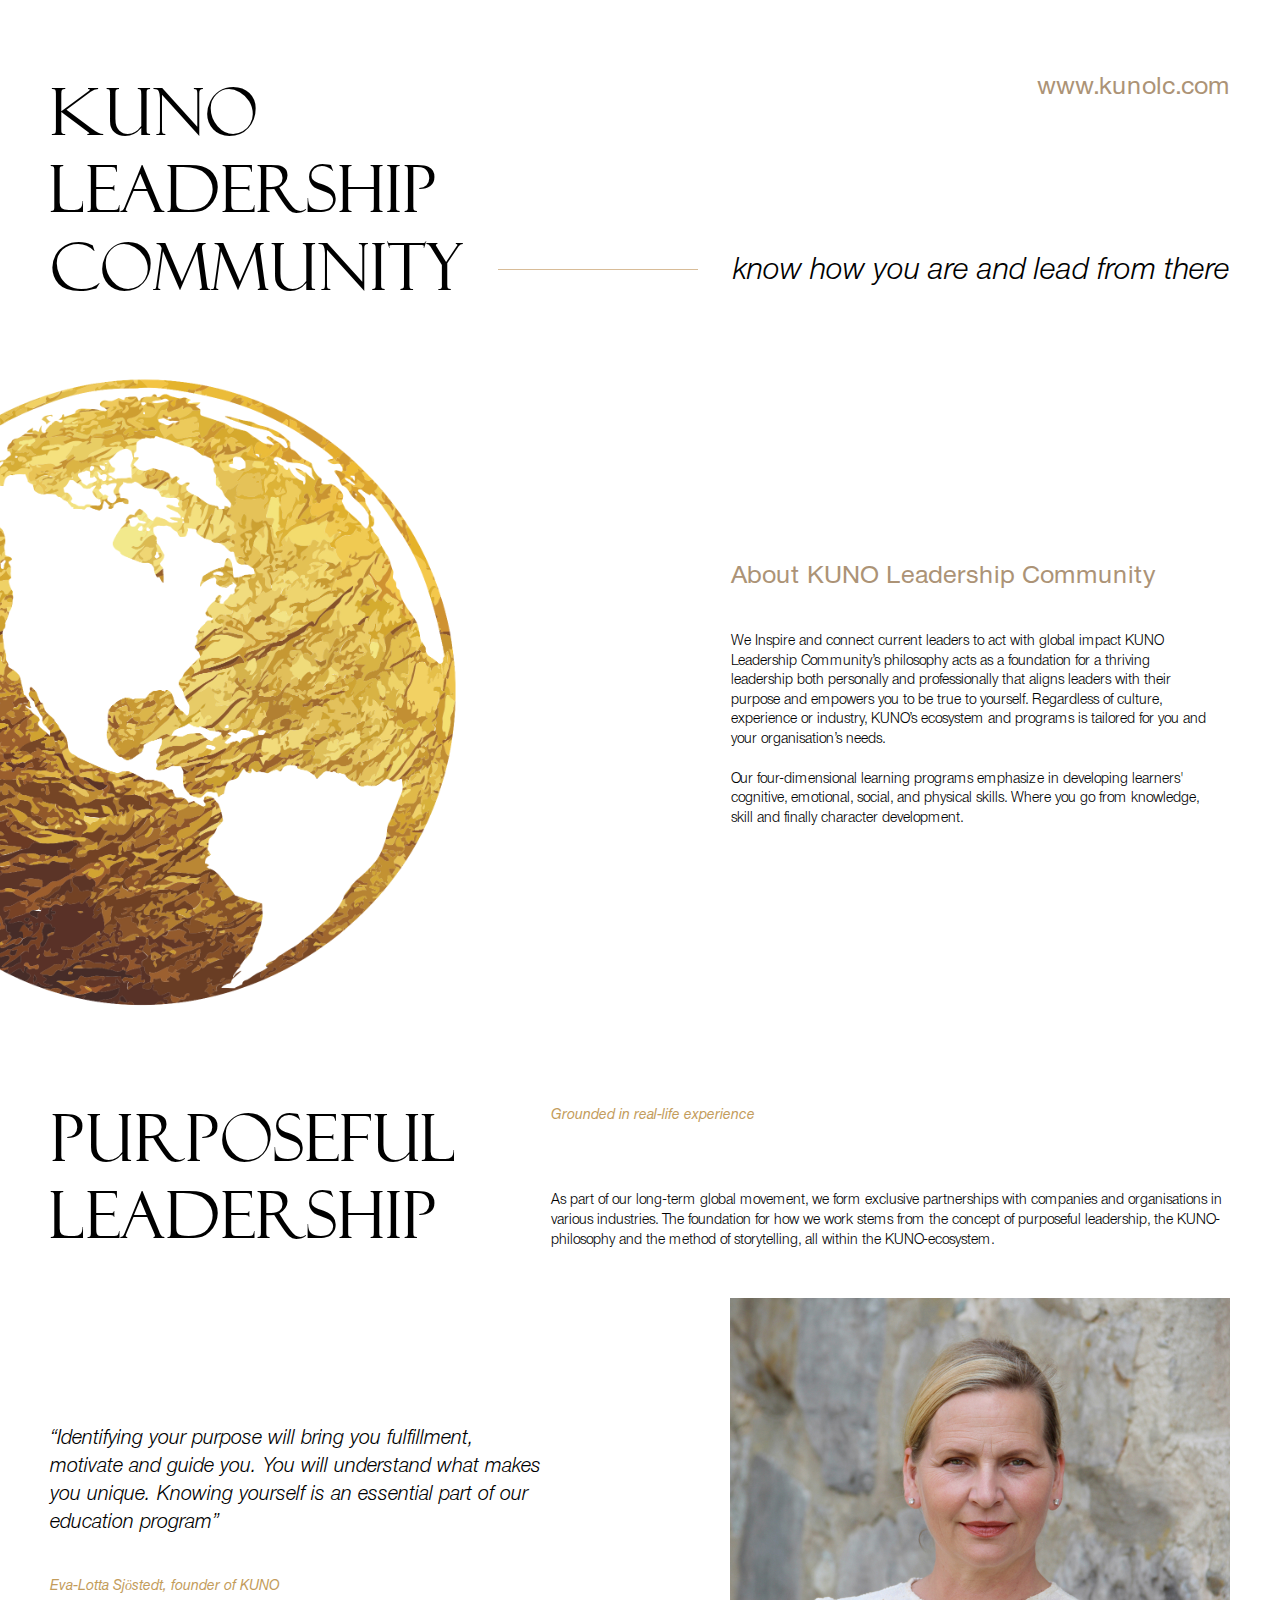
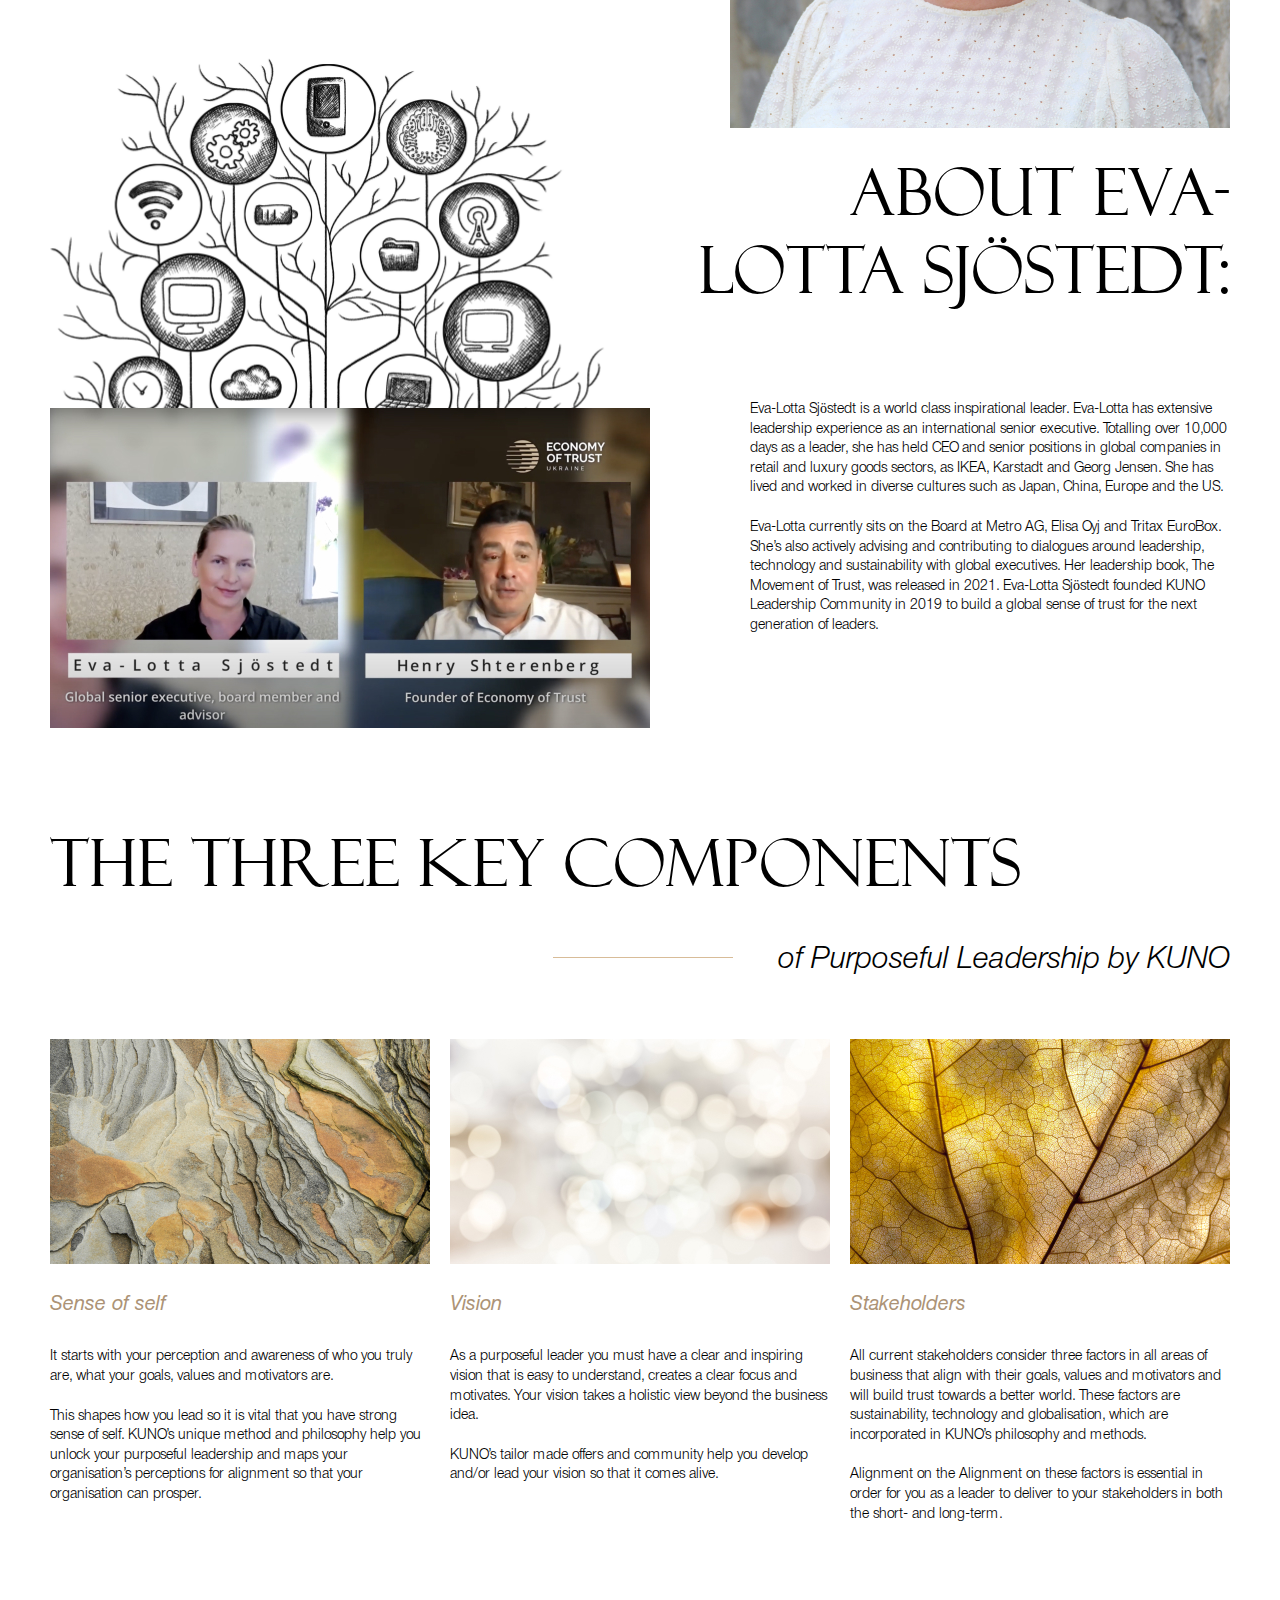
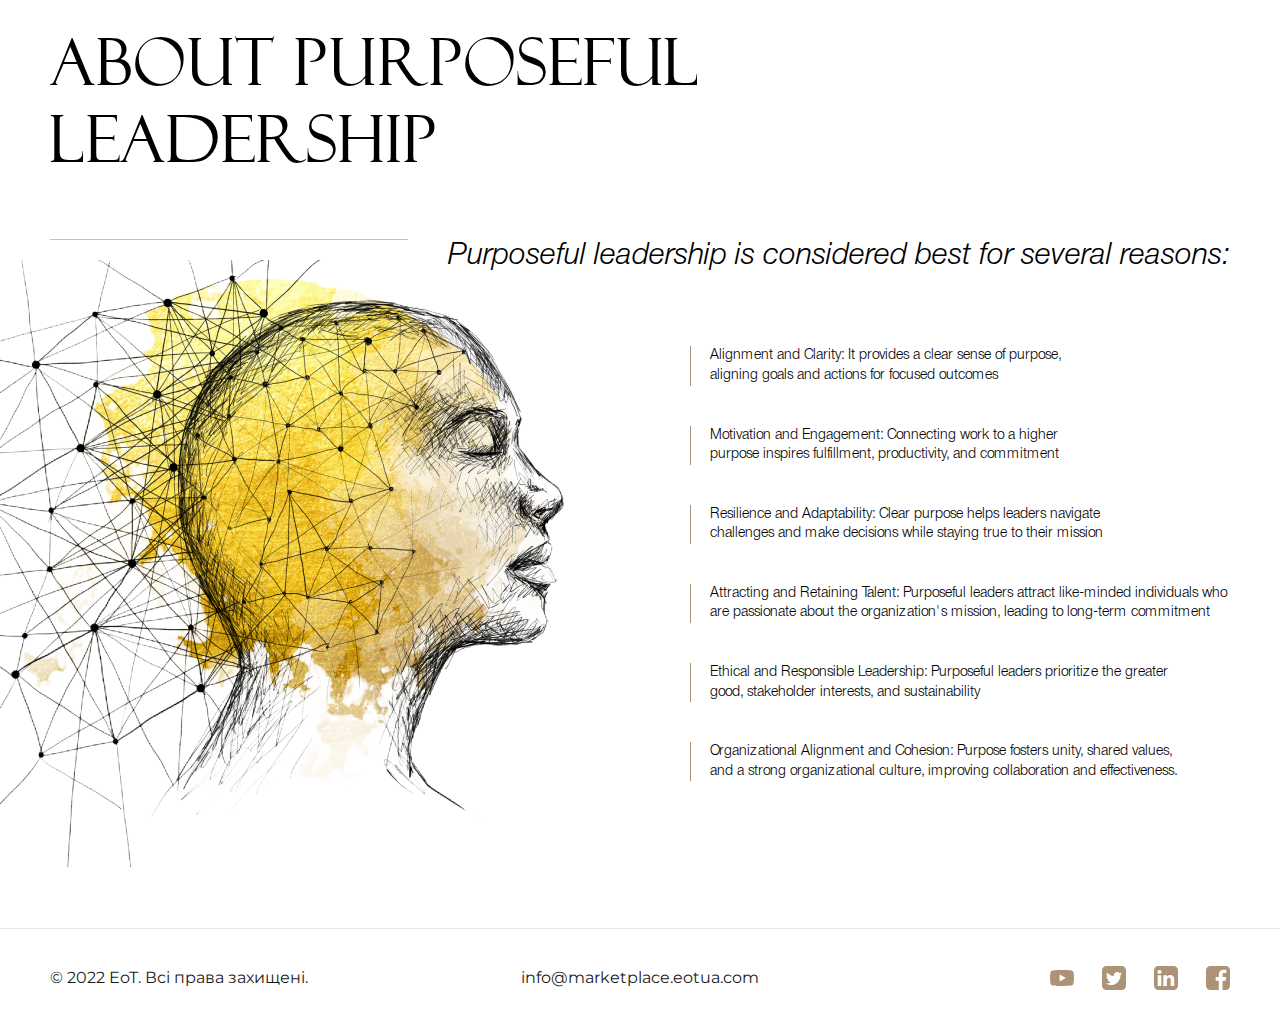
<file: index.html>
<!DOCTYPE html>
<html lang="en">
<head>
    <meta charset="UTF-8">
    <meta http-equiv="X-UA-Compatible" content="IE=edge">
    <meta name="viewport" content="width=device-width, initial-scale=1.0">
    <link rel="stylesheet" href="css/style.min.css">
    <link rel="stylesheet" href="https://cdn.jsdelivr.net/npm/swiper@9/swiper-bundle.min.css" />
    <title>Home</title>
</head>

<body>
    <svg style="display: none;">
    <defs>
        <g id="icon-account">
            <path
                d="M6.1665 8.33333C6.1665 6.2558 6.9918 4.26337 8.46083 2.79433C9.92987 1.3253 11.9223 0.5 13.9998 0.5C16.0774 0.5 18.0698 1.3253 19.5388 2.79433C21.0079 4.26337 21.8332 6.2558 21.8332 8.33333C21.8332 10.4109 21.0079 12.4033 19.5388 13.8723C18.0698 15.3414 16.0774 16.1667 13.9998 16.1667C11.9223 16.1667 9.92987 15.3414 8.46083 13.8723C6.9918 12.4033 6.1665 10.4109 6.1665 8.33333ZM13.9998 13.8333C15.4585 13.8333 16.8575 13.2539 17.8889 12.2224C18.9204 11.191 19.4998 9.79202 19.4998 8.33333C19.4998 6.87464 18.9204 5.4757 17.8889 4.44425C16.8575 3.4128 15.4585 2.83333 13.9998 2.83333C12.5411 2.83333 11.1422 3.4128 10.1107 4.44425C9.0793 5.4757 8.49984 6.87464 8.49984 8.33333C8.49984 9.79202 9.0793 11.191 10.1107 12.2224C11.1422 13.2539 12.5411 13.8333 13.9998 13.8333ZM2.14323 26.7554C2.78813 25.1984 3.7334 23.7836 4.92507 22.5919C6.71984 20.797 9.00656 19.5747 11.496 19.0795C13.9855 18.5842 16.566 18.8384 18.911 19.8098C21.256 20.7811 23.2604 22.4261 24.6705 24.5366C25.9879 26.5083 26.7314 28.8036 26.8234 31.1667H24.4879C24.364 28.5639 23.2754 26.093 21.4245 24.242C19.4553 22.2729 16.7846 21.1667 13.9998 21.1667C11.2151 21.1667 8.54435 22.2729 6.57522 24.242C4.72426 26.093 3.63572 28.5639 3.51174 31.1667H1.17623C1.23523 29.652 1.56218 28.1583 2.14323 26.7554Z">
            </path>
        </g>
        <g id="icon-close">
            <path
                d="M2.55924 0.615105C2.29992 0.364637 1.95259 0.226045 1.59207 0.229178C1.23155 0.232311 0.88668 0.376918 0.631743 0.631855C0.376807 0.886791 0.2322 1.23166 0.229067 1.59218C0.225934 1.9527 0.364526 2.30003 0.614994 2.55936L8.55562 10.5L0.613619 18.4406C0.482292 18.5674 0.377541 18.7192 0.305479 18.8869C0.233417 19.0547 0.195486 19.2351 0.1939 19.4177C0.192313 19.6003 0.227103 19.7813 0.296239 19.9503C0.365375 20.1193 0.467473 20.2728 0.596576 20.4019C0.725678 20.531 0.8792 20.6331 1.04818 20.7022C1.21716 20.7714 1.39822 20.8062 1.5808 20.8046C1.76337 20.803 1.94379 20.7651 2.11155 20.693C2.27931 20.6209 2.43103 20.5162 2.55787 20.3849L10.4999 12.4442L18.4405 20.3849C18.6998 20.6353 19.0472 20.7739 19.4077 20.7708C19.7682 20.7677 20.1131 20.623 20.368 20.3681C20.6229 20.1132 20.7675 19.7683 20.7707 19.4078C20.7738 19.0473 20.6352 18.6999 20.3847 18.4406L12.4441 10.5L20.3847 2.55936C20.6352 2.30003 20.7738 1.9527 20.7707 1.59218C20.7675 1.23166 20.6229 0.886791 20.368 0.631855C20.1131 0.376918 19.7682 0.232311 19.4077 0.229178C19.0472 0.226045 18.6998 0.364637 18.4405 0.615105L10.4999 8.55573L2.55924 0.61373V0.615105Z">
            </path>
        </g>
        <g id="icon-youtube">
            <path
                d="M23.5001 6.50695C23.3642 6.02219 23.0995 5.5833 22.7341 5.23695C22.3584 4.87996 21.8979 4.62459 21.3961 4.49495C19.5181 3.99995 11.9941 3.99995 11.9941 3.99995C8.85746 3.96427 5.72156 4.12123 2.60413 4.46995C2.10232 4.60917 1.64269 4.87024 1.26613 5.22995C0.896129 5.58595 0.628129 6.02495 0.488129 6.50595C0.151822 8.3177 -0.0115791 10.1573 0.000128902 12C-0.0118711 13.841 0.151129 15.68 0.488129 17.494C0.625129 17.973 0.892129 18.41 1.26313 18.763C1.63413 19.116 2.09613 19.371 2.60413 19.506C4.50713 20 11.9941 20 11.9941 20C15.1348 20.0357 18.2747 19.8787 21.3961 19.53C21.8979 19.4003 22.3584 19.145 22.7341 18.788C23.0994 18.4417 23.3638 18.0027 23.4991 17.518C23.8442 15.7069 24.012 13.8665 24.0001 12.023C24.0261 10.1716 23.8585 8.32252 23.5001 6.50595V6.50695ZM9.60213 15.424V8.57695L15.8621 12.001L9.60213 15.424Z">
            </path>
        </g>
        <g id="icon-twitter">
            <path
                d="M20 7.53125C19.4167 7.79167 18.7865 7.96875 18.1094 8.0625C18.8177 7.64583 19.3021 7.03646 19.5625 6.23438C18.8854 6.63021 18.1875 6.89583 17.4688 7.03125C16.8333 6.34375 16.0365 6 15.0781 6C14.1719 6 13.3984 6.32031 12.7578 6.96094C12.1172 7.60156 11.7969 8.375 11.7969 9.28125C11.7969 9.58333 11.8229 9.83333 11.875 10.0312C10.5312 9.95833 9.27083 9.61979 8.09375 9.01562C6.91667 8.41146 5.91667 7.60417 5.09375 6.59375C4.79167 7.11458 4.64062 7.66667 4.64062 8.25C4.64062 9.4375 5.11458 10.349 6.0625 10.9844C5.57292 10.974 5.05208 10.8385 4.5 10.5781V10.6094C4.5 11.3906 4.76042 12.0859 5.28125 12.6953C5.80208 13.3047 6.44271 13.6823 7.20312 13.8281C6.90104 13.9115 6.63542 13.9531 6.40625 13.9531C6.27083 13.9531 6.06771 13.9323 5.79688 13.8906C6.01562 14.5469 6.40365 15.0885 6.96094 15.5156C7.51823 15.9427 8.15104 16.1615 8.85938 16.1719C7.65104 17.1094 6.29167 17.5781 4.78125 17.5781C4.51042 17.5781 4.25 17.5625 4 17.5312C5.54167 18.5104 7.21875 19 9.03125 19C10.1979 19 11.2917 18.8151 12.3125 18.4453C13.3333 18.0755 14.2083 17.5807 14.9375 16.9609C15.6667 16.3411 16.2943 15.6276 16.8203 14.8203C17.3464 14.013 17.737 13.1693 17.9922 12.2891C18.2474 11.4089 18.375 10.5312 18.375 9.65625C18.375 9.46875 18.3698 9.32812 18.3594 9.23438C19.0156 8.76562 19.5625 8.19792 20 7.53125ZM24 4.5V19.5C24 20.7396 23.5599 21.7995 22.6797 22.6797C21.7995 23.5599 20.7396 24 19.5 24H4.5C3.26042 24 2.20052 23.5599 1.32031 22.6797C0.440104 21.7995 0 20.7396 0 19.5V4.5C0 3.26042 0.440104 2.20052 1.32031 1.32031C2.20052 0.440104 3.26042 0 4.5 0H19.5C20.7396 0 21.7995 0.440104 22.6797 1.32031C23.5599 2.20052 24 3.26042 24 4.5Z">
            </path>
        </g>
        <g id="icon-linkedin">
            <path
                d="M3.70312 20.0938H7.3125V9.25H3.70312V20.0938ZM7.54688 5.90625C7.53646 5.36458 7.34896 4.91667 6.98438 4.5625C6.61979 4.20833 6.13542 4.03125 5.53125 4.03125C4.92708 4.03125 4.4349 4.20833 4.05469 4.5625C3.67448 4.91667 3.48438 5.36458 3.48438 5.90625C3.48438 6.4375 3.66927 6.88281 4.03906 7.24219C4.40885 7.60156 4.89062 7.78125 5.48438 7.78125H5.5C6.11458 7.78125 6.60938 7.60156 6.98438 7.24219C7.35938 6.88281 7.54688 6.4375 7.54688 5.90625ZM16.6875 20.0938H20.2969V13.875C20.2969 12.2708 19.9167 11.0573 19.1562 10.2344C18.3958 9.41146 17.3906 9 16.1406 9C14.724 9 13.6354 9.60938 12.875 10.8281H12.9062V9.25H9.29688C9.32812 9.9375 9.32812 13.5521 9.29688 20.0938H12.9062V14.0312C12.9062 13.6354 12.9427 13.3438 13.0156 13.1562C13.1719 12.7917 13.4062 12.4818 13.7188 12.2266C14.0312 11.9714 14.4167 11.8438 14.875 11.8438C16.0833 11.8438 16.6875 12.6615 16.6875 14.2969V20.0938ZM24 4.5V19.5C24 20.7396 23.5599 21.7995 22.6797 22.6797C21.7995 23.5599 20.7396 24 19.5 24H4.5C3.26042 24 2.20052 23.5599 1.32031 22.6797C0.440104 21.7995 0 20.7396 0 19.5V4.5C0 3.26042 0.440104 2.20052 1.32031 1.32031C2.20052 0.440104 3.26042 0 4.5 0H19.5C20.7396 0 21.7995 0.440104 22.6797 1.32031C23.5599 2.20052 24 3.26042 24 4.5Z">
            </path>
        </g>
        <g id="icon-facebook">
            <path
                d="M19.5 0C20.7396 0 21.7995 0.440104 22.6797 1.32031C23.5599 2.20052 24 3.26042 24 4.5V19.5C24 20.7396 23.5599 21.7995 22.6797 22.6797C21.7995 23.5599 20.7396 24 19.5 24H16.5625V14.7031H19.6719L20.1406 11.0781H16.5625V8.76562C16.5625 8.18229 16.6849 7.74479 16.9297 7.45312C17.1745 7.16146 17.651 7.01562 18.3594 7.01562L20.2656 7V3.76562C19.6094 3.67188 18.6823 3.625 17.4844 3.625C16.0677 3.625 14.9349 4.04167 14.0859 4.875C13.237 5.70833 12.8125 6.88542 12.8125 8.40625V11.0781H9.6875V14.7031H12.8125V24H4.5C3.26042 24 2.20052 23.5599 1.32031 22.6797C0.440104 21.7995 0 20.7396 0 19.5V4.5C0 3.26042 0.440104 2.20052 1.32031 1.32031C2.20052 0.440104 3.26042 0 4.5 0H19.5Z">
            </path>
        </g>
    </defs>
</svg>
    <div class="wrapper">
        <main>
            <section class="about-kuno">
                <div class="about-kuno__container container">
                    <div class="about-kuno__body">
                        <div class="about-kuno__top">
                            <div class="about-kuno__title-block">
                                <h2 class="about-kuno__title landing-title">KUNO<br> Leadership<br> Community</h2>
                            </div>
                            <div class="about-kuno__subtitle-block landing-subtitle-block">
                                <a href="www.kunolc.com" class="landing-subtitle-block__link"
                                    data-da="about-kuno__title-block, 1, 767">www.kunolc.com</a>
                                <div class="landing-subtitle-block__body">
                                    <div class="landing-subtitle-block__border"></div>
                                    <div class="landing-subtitle-block__subtitle">know how you are and lead from there
                                    </div>
                                </div>
                            </div>
                        </div>
                        <div class="about-kuno__main">
                            <div class="about-kuno__image">
                                <img src="img/kuno-landing/main/earth.png" alt="earth">
                            </div>
                            <div class="about-kuno__content content-about-kuno">
                                <h3 class="content-about-kuno__title">About KUNO Leadership Community</h3>
                                <div class="content-about-kuno__text">
                                    <p>
                                        We Inspire and connect current leaders to act with global impact
                                        KUNO Leadership Community’s philosophy acts as a foundation for a thriving
                                        leadership both personally and professionally that aligns leaders with their
                                        purpose and empowers you to be true to yourself. Regardless of culture,
                                        experience or industry, KUNO’s ecosystem and programs is tailored for you and
                                        your organisation’s needs.
                                    </p>
                                    <p>
                                        Our four-dimensional learning programs emphasize in developing learners'
                                        cognitive, emotional, social, and physical skills. Where you go from knowledge,
                                        skill and finally character development.
                                    </p>
                                </div>
                            </div>
                        </div>
                    </div>
                </div>
            </section>
            <section class="leadership">
                <div class="leadership__container container">
                    <div class="leadership__body">
                        <div class="leadership__top top-leadership">
                            <h2 class="top-leadership__title landing-title">Purposeful<br> Leadership</h2>
                            <div class="top-leadership__content">
                                <div class="top-leadership__label">Grounded in real-life experience</div>
                                <div class="top-leadership__text">
                                    As part of our long-term global movement, we form exclusive partnerships with
                                    companies and organisations
                                    in various industries. The foundation for how we work stems from the concept of
                                    purposeful leadership, the
                                    KUNO-philosophy and the method of storytelling, all within the KUNO-ecosystem.
                                </div>
                            </div>
                        </div>
                        <div class="leadership__main main-leadership">
                            <div class="main-leadership__content">
                                <div class="main-leadership__quote">
                                    “Identifying your purpose will bring you fulfillment, motivate and guide you. You
                                    will understand what makes you unique. Knowing yourself is an essential part of our
                                    education program”
                                </div>
                                <div class="main-leadership__author">Eva-Lotta Sjöstedt, founder of KUNO</div>
                            </div>
                            <div class="main-leadership__image-block">
                                <div class="main-leadership__image">
                                    <img src="img/kuno-landing/leadership/1.jpg" alt="leadership-img">
                                </div>
                            </div>
                        </div>
                    </div>
                </div>
            </section>
            <section class="about-eva-lotta">
                <div class="about-eva-lotta__container container">
                    <div class="about-eva-lotta__body">
                        <div class="about-eva-lotta__image">
                            <img src="img/kuno-landing/eva-lotta/1.jpg" alt="eva-lotta">
                        </div>
                        <h2 class="about-eva-lotta__title landing-title">About Eva-Lotta Sjöstedt:</h2>
                        <div class="about-eva-lotta__text">
                            <p>
                                Eva-Lotta Sjöstedt is a world class inspirational leader. Eva-Lotta has extensive
                                leadership experience as an international senior executive. Totalling over 10,000 days
                                as a leader, she has held CEO and senior positions in global companies in retail and
                                luxury goods sectors, as IKEA, Karstadt and Georg Jensen. She has lived and worked in
                                diverse cultures such as Japan, China, Europe and the US.
                            </p>
                            <p>
                                Eva-Lotta currently sits on the Board at Metro AG, Elisa Oyj and Tritax EuroBox.
                                She’s also actively advising and contributing to dialogues around leadership, technology
                                and sustainability with global executives. Her leadership book, The Movement of Trust,
                                was released in 2021. Eva-Lotta Sjöstedt founded KUNO Leadership Community in 2019 to
                                build a global sense of trust for the next generation of leaders.
                            </p>
                        </div>
                    </div>
                </div>
            </section>
            <section class="key-components">
                <div class="key-components__container container">
                    <div class="key-components__body">
                        <div class="key-components__top">
                            <h2 class="key-components__title landing-title">The three Key Components</h2>
                            <div class="key-components__subtitle-block landing-subtitle-block">
                                <div class="landing-subtitle-block__body">
                                    <div class="landing-subtitle-block__border"></div>
                                    <div class="landing-subtitle-block__subtitle">of Purposeful Leadership by KUNO
                                    </div>
                                </div>
                            </div>
                        </div>
                        <div class="key-components__row">
                            <div class="key-components__column">
                                <div class="key-components__item item-key-components">
                                    <div class="item-key-components__image">
                                        <img src="img/kuno-landing/key-components/1.jpg" alt="key-component">
                                    </div>
                                    <div class="item-key-components__title">Sense of self</div>
                                    <div class="item-key-components__text">
                                        <p>
                                            It starts with your perception and awareness of who you truly are, what your
                                            goals, values and motivators are.
                                        </p>
                                        <p>
                                            This shapes how you lead so it is vital that you have strong sense of self.
                                            KUNO’s unique method and philosophy help you unlock your purposeful
                                            leadership and maps your organisation’s perceptions for alignment so that
                                            your organisation can prosper.
                                        </p>
                                    </div>
                                </div>
                            </div>
                            <div class="key-components__column">
                                <div class="key-components__item item-key-components">
                                    <div class="item-key-components__image">
                                        <img src="img/kuno-landing/key-components/2.jpg" alt="key-component">
                                    </div>
                                    <div class="item-key-components__title">Vision</div>
                                    <div class="item-key-components__text">
                                        <p>
                                            As a purposeful leader you must have a clear and inspiring vision that is
                                            easy
                                            to understand, creates a clear focus and motivates. Your vision takes a
                                            holistic
                                            view beyond the business idea.
                                        </p>
                                        <p>
                                            KUNO’s tailor made offers and community help you develop and/or lead your
                                            vision
                                            so that it comes alive.
                                        </p>
                                    </div>
                                </div>
                            </div>
                            <div class="key-components__column">
                                <div class="key-components__item item-key-components">
                                    <div class="item-key-components__image">
                                        <img src="img/kuno-landing/key-components/3.jpg" alt="key-component">
                                    </div>
                                    <div class="item-key-components__title">Stakeholders</div>
                                    <div class="item-key-components__text">
                                        <p>
                                            All current stakeholders consider three factors in all areas of business
                                            that align with their goals, values and motivators and will build trust
                                            towards a better world. These factors are sustainability, technology and
                                            globalisation, which are incorporated in KUNO’s philosophy and methods.
                                        </p>
                                        <p>
                                            Alignment on the Alignment on these factors is essential in order for you as
                                            a leader to deliver to your stakeholders in both the short- and long-term.
                                        </p>
                                    </div>
                                </div>
                            </div>
                        </div>
                    </div>
                </div>
            </section>
            <section class="about-leadership">
                <div class="about-leadership__container container">
                    <div class="about-leadership__body">
                        <div class="about-leadership__top">
                            <h2 class="about-leadership__title landing-title">About Purposeful<br> Leadership</h2>
                            <div class="about-leadership__subtitle-block landing-subtitle-block">
                                <div class="landing-subtitle-block__body">
                                    <div class="landing-subtitle-block__border"></div>
                                    <div class="landing-subtitle-block__subtitle">
                                        Purposeful leadership is considered best for several reasons:
                                    </div>
                                </div>
                            </div>
                        </div>
                        <div class="about-leadership__row">
                            <div class="about-leadership__image">
                                <img src="img/kuno-landing/about-leadership/1.png" alt="about-leadership-img">
                            </div>
                            <div class="about-leadership__content">
                                <div class="about-leadership__items">
                                    <div class="about-leadership__item">
                                        Alignment and Clarity: It provides a clear sense of purpose,<br> aligning goals
                                        and actions for focused outcomes
                                    </div>
                                    <div class="about-leadership__item">
                                        Motivation and Engagement: Connecting work to a higher<br> purpose inspires
                                        fulfillment, productivity, and commitment
                                    </div>
                                    <div class="about-leadership__item">
                                        Resilience and Adaptability: Clear purpose helps leaders navigate<br> challenges
                                        and make decisions while staying true to their mission
                                    </div>
                                    <div class="about-leadership__item">
                                        Attracting and Retaining Talent: Purposeful leaders attract like-minded
                                        individuals who are passionate about the organization's mission, leading to
                                        long-term commitment
                                    </div>
                                    <div class="about-leadership__item">
                                        Ethical and Responsible Leadership: Purposeful leaders prioritize the
                                        greater<br> good, stakeholder interests, and sustainability
                                    </div>
                                    <div class="about-leadership__item">
                                        Organizational Alignment and Cohesion: Purpose fosters unity, shared values,<br>
                                        and a strong organizational culture, improving collaboration and effectiveness.
                                    </div>
                                </div>
                            </div>
                        </div>
                    </div>
                </div>
            </section>
        </main>
        <footer class="site-footer">
    <div class="inner">
        <div class="site-footer__container">
            <div class="footer-copyright">© 2022 EoT. Всі права захищені.</div>
            <div class="footer-email"><a href="mailto:info@marketplace.eotua.com">info@marketplace.eotua.com</a></div>
            <div class="footer-social">
                <a href="https://www.youtube.com/channel/UCoID6c1HGu0xQztDOPnSnLg" target="_blank"><svg width="24"
                        height="24" viewBox="0 0 24 24">
                        <use xlink:href="#icon-youtube"></use>
                    </svg></a>
                <a href="#" target="_blank"><svg width="24" height="24" viewBox="0 0 24 24">
                        <use xlink:href="#icon-twitter"></use>
                    </svg></a>
                <a href="https://www.linkedin.com/company/wtc-kyiv" target="_blank"><svg width="24" height="24"
                        viewBox="0 0 24 24">
                        <use xlink:href="#icon-linkedin"></use>
                    </svg></a>
                <a href="https://www.facebook.com/wtc.kyiv" target="_blank"><svg width="24" height="24"
                        viewBox="0 0 24 24">
                        <use xlink:href="#icon-facebook"></use>
                    </svg></a>
            </div>
        </div>
    </div>
</footer>
    </div>
    <script src="js/app.min.js"></script>
</body>

</html>
</file>
<file: css/style.min.css>
@font-face {
  font-family: HelveticaNeue;
  font-display: swap;
  src: url("../fonts/HelveticaNeue-Light.woff2") format("woff2");
  font-weight: 300;
  font-style: normal;
}
@font-face {
  font-family: HelveticaNeue;
  font-display: swap;
  src: url("../fonts/HelveticaNeue-Light-Italic.woff2") format("woff2");
  font-weight: 300;
  font-style: italic;
}
@font-face {
  font-family: HelveticaNeue;
  font-display: swap;
  src: url("../fonts/HelveticaNeue-Regular-Italic.woff2") format("woff2");
  font-weight: 400;
  font-style: italic;
}
@font-face {
  font-family: "Felix Titling";
  font-display: swap;
  src: url("../fonts/Felix Titling.woff2") format("woff2");
  font-weight: 400;
  font-style: normal;
}
@font-face {
  font-family: HelveticaNeue;
  font-display: swap;
  src: url("../fonts/HelveticaNeue-Regular.woff2") format("woff2");
  font-weight: 400;
  font-style: normal;
}
@font-face {
  font-family: Montserrat;
  font-display: swap;
  src: url("../fonts/Montserrat-Regular.woff2") format("woff2");
  font-weight: 400;
  font-style: normal;
}
@font-face {
  font-family: Montserrat;
  font-display: swap;
  src: url("../fonts/Montserrat-Medium.woff2") format("woff2");
  font-weight: 500;
  font-style: normal;
}
@font-face {
  font-family: Montserrat;
  font-display: swap;
  src: url("../fonts/Montserrat-Bold.woff2") format("woff2");
  font-weight: 700;
  font-style: normal;
}
@font-face {
  font-family: Montserrat;
  font-display: swap;
  src: url("../fonts/Montserrat-SemiBold.woff2") format("woff2");
  font-weight: 600;
  font-style: normal;
}
* {
  padding: 0px;
  margin: 0px;
  border: 0px;
}

*,
*:before,
*:after {
  -moz-box-sizing: border-box;
  -webkit-box-sizing: border-box;
  box-sizing: border-box;
}

:focus,
:active {
  outline: none;
}

a:focus,
a:active {
  outline: none;
}

aside,
nav,
footer,
header,
section {
  display: block;
}

html,
body {
  height: 100%;
  min-width: 320px;
}

body {
  line-height: 1;
  font-family: "Montserrat";
  -ms-text-size-adjust: 100%;
  -moz-text-size-adjust: 100%;
  -webkit-text-size-adjust: 100%;
}

input,
button,
textarea {
  font-family: "Montserrat";
}

input::-ms-clear {
  display: none;
}

button {
  cursor: pointer;
}

button::-moz-focus-inner {
  padding: 0;
  border: 0;
}

a,
a:visited {
  text-decoration: none;
}

a:hover {
  text-decoration: none;
}

ul li {
  list-style: none;
}

img {
  vertical-align: top;
}

h1,
h2,
h3,
h4,
h5,
h6 {
  font-weight: inherit;
  font-size: inherit;
}

body {
  color: #000;
  font-size: 14px;
}
body.lock {
  overflow: hidden;
}

.wrapper {
  width: 100%;
  min-height: 100%;
  overflow: hidden;
}

.container {
  max-width: 1210px;
  margin: 0 auto;
  padding: 0 15px;
  width: 100%;
}
@media (max-width: 1222px) {
  .container {
    max-width: 970px;
    padding: 0;
  }
}
@media (max-width: 991.98px) {
  .container {
    max-width: 750px;
  }
}
@media (max-width: 767.98px) {
  .container {
    max-width: none;
    padding: 0 15px;
  }
}

.container2 {
  max-width: 1210px;
  margin: 0 auto;
  padding: 0 15px;
  width: 100%;
}

:root {
  --color-beige: #AC9376;
}

.landing-title {
  font-family: "Felix Titling";
  font-size: 65px;
  text-transform: uppercase;
  line-height: 119.4923076923%;
}
@media (max-width: 1222px) {
  .landing-title {
    font-size: 55px;
  }
}
@media (max-width: 991.98px) {
  .landing-title {
    font-size: 45px;
  }
}
@media (max-width: 767.98px) {
  .landing-title {
    font-size: 37px;
  }
}
@media (max-width: 479.98px) {
  .landing-title {
    font-size: 30px;
  }
}

.landing-subtitle-block {
  text-align: right;
  display: -webkit-box;
  display: -moz-box;
  display: -ms-flexbox;
  display: -webkit-flex;
  display: flex;
  font-size: 0;
  flex-direction: column;
  justify-content: space-between;
}
.landing-subtitle-block__link {
  font-family: HelveticaNeue;
  font-size: 25px;
  color: #AC9376;
}
@media (max-width: 1222px) {
  .landing-subtitle-block__link {
    font-size: 22px;
  }
}
@media (max-width: 991.98px) {
  .landing-subtitle-block__link {
    font-size: 19px;
  }
}
@media (max-width: 767.98px) {
  .landing-subtitle-block__link {
    font-size: 16px;
  }
}
@media (max-width: 479.98px) {
  .landing-subtitle-block__link {
    font-size: 14px;
    position: absolute;
    top: 0;
    right: 0;
  }
}
.landing-subtitle-block__body {
  display: -webkit-box;
  display: -moz-box;
  display: -ms-flexbox;
  display: -webkit-flex;
  display: flex;
  font-size: 0;
  align-items: flex-start;
}
@media (max-width: 767.98px) {
  .landing-subtitle-block__body {
    justify-content: flex-end;
  }
}
.landing-subtitle-block__border {
  height: 1px;
  background: #D8BC98;
}
.landing-subtitle-block__subtitle {
  font-family: HelveticaNeue;
  font-size: 30px;
  font-weight: 300;
  line-height: 119.5%;
  font-style: italic;
}
@media (max-width: 1222px) {
  .landing-subtitle-block__subtitle {
    font-size: 25px;
  }
}
@media (max-width: 991.98px) {
  .landing-subtitle-block__subtitle {
    font-size: 20px;
  }
}
@media (max-width: 767.98px) {
  .landing-subtitle-block__subtitle {
    font-size: 18px;
  }
}
@media (max-width: 479.98px) {
  .landing-subtitle-block__subtitle {
    font-size: 16px;
  }
}

.btn {
  display: -webkit-box;
  display: -moz-box;
  display: -ms-flexbox;
  display: -webkit-flex;
  display: flex;
  font-size: 0;
  justify-content: center;
  align-items: center;
  text-align: center;
  font-size: 16px;
  font-weight: 500;
  line-height: 119.5%;
  color: #FFFFFF;
  background-color: #AC9376;
  -webkit-transition: all 0.3s ease 0s;
  -moz-transition: all 0.3s ease 0s;
  -ms-transition: all 0.3s ease 0s;
  -o-transition: all 0.3s ease 0s;
  transition: all 0.3s ease 0s;
  height: 55px;
  width: 280px;
}
.btn:hover {
  background-color: #a1794c;
}
@media (max-width: 991.98px) {
  .btn {
    font-size: 15px;
    width: 260px;
    height: 51.5px;
  }
}
@media (max-width: 767.98px) {
  .btn {
    font-size: 14px;
    width: 230px;
    height: 46px;
  }
}
@media (max-width: 479.98px) {
  .btn {
    font-size: 13px;
    width: 190px;
    height: 40px;
  }
}
.btn_big {
  height: 70px;
  width: 380px;
}
@media (max-width: 991.98px) {
  .btn_big {
    width: 330px;
    height: 62.5px;
  }
}
@media (max-width: 767.98px) {
  .btn_big {
    width: 280px;
    height: 55px;
  }
}
@media (max-width: 479.98px) {
  .btn_big {
    width: 220px;
    height: 45px;
  }
}
.btn_white {
  border: 2px solid #AC9376;
  background-color: #fff;
  color: #AC9376;
}
.btn_white:hover {
  background-color: #AC9376;
  color: #fff;
}

.title {
  font-size: 40px;
  font-weight: 700;
  line-height: 119.5%;
  color: #272727;
}
.title_color {
  color: #AC9376;
}
@media (max-width: 1222px) {
  .title {
    font-size: 35px;
  }
}
@media (max-width: 991.98px) {
  .title {
    font-size: 29px;
  }
}
@media (max-width: 767.98px) {
  .title {
    font-size: 24px;
  }
}
@media (max-width: 479.98px) {
  .title {
    font-size: 19px;
  }
}

.programs-items {
  display: -webkit-box;
  display: -moz-box;
  display: -ms-flexbox;
  display: -webkit-flex;
  display: flex;
  font-size: 0;
  flex-wrap: wrap;
  margin: 0 -10px;
}

.programs-item {
  display: -webkit-box;
  display: -moz-box;
  display: -ms-flexbox;
  display: -webkit-flex;
  display: flex;
  font-size: 0;
  flex-direction: column;
  padding: 0 10px;
  flex: 0 1 25%;
  margin: 0 0 30px 0;
  overflow: hidden;
}
@media (max-width: 991.98px) {
  .programs-item {
    flex: 0 1 33.333%;
  }
}
@media (max-width: 767.98px) {
  .programs-item {
    flex: 0 1 50%;
    margin: 0 0 25px 0;
  }
}
@media (max-width: 479.98px) {
  .programs-item {
    flex: 1 1 100%;
  }
}
.programs-item__image {
  display: inline-block;
  position: relative;
  width: 100%;
  overflow: hidden;
  -webkit-transition: all 0.3s ease 0s;
  -moz-transition: all 0.3s ease 0s;
  -ms-transition: all 0.3s ease 0s;
  -o-transition: all 0.3s ease 0s;
  transition: all 0.3s ease 0s;
  padding: 0 0 71.5% 0;
}
.programs-item__image:not(:last-child) {
  margin: 0 0 20px 0;
}
.programs-item__image span {
  position: absolute;
  display: -webkit-inline-flex;
  display: -moz-inline-flex;
  display: -ms-inline-flex;
  display: -o-inline-flex;
  display: inline-flex;
  justify-content: center;
  align-items: center;
  text-align: center;
  padding: 4px 15px;
  background-color: #1C1C1C;
  border-radius: 12px;
  overflow: hidden;
  top: 10px;
  left: 10px;
  font-size: 13px;
  font-weight: 500;
  line-height: 140%;
  color: #FFFFFF;
  z-index: 1;
}
@media (max-width: 991.98px) {
  .programs-item__image span {
    font-size: 12px;
  }
}
@media (max-width: 767.98px) {
  .programs-item__image span {
    font-size: 11px;
  }
}
@media (max-width: 479.98px) {
  .programs-item__image span {
    font-size: 10px;
  }
}
.programs-item__image img {
  position: absolute;
  top: 0;
  left: 0;
  width: 100%;
  height: 100%;
  object-fit: cover;
  -webkit-transition: all 0.3s ease 0s;
  -moz-transition: all 0.3s ease 0s;
  -ms-transition: all 0.3s ease 0s;
  -o-transition: all 0.3s ease 0s;
  transition: all 0.3s ease 0s;
}
.programs-item__image:hover img {
  -moz-transform: scale(1.02);
  -ms-transform: scale(1.02);
  -webkit-transform: scale(1.02);
  -o-transform: scale(1.02);
  transform: scale(1.02);
}
@media (max-width: 479.98px) {
  .programs-item__image:not(:last-child) {
    margin: 0 0 15px 0;
  }
}
.programs-item__body {
  height: 100%;
  position: relative;
  z-index: 1;
  display: -webkit-box;
  display: -moz-box;
  display: -ms-flexbox;
  display: -webkit-flex;
  display: flex;
  font-size: 0;
  flex-direction: column;
}
.programs-item__title {
  display: inline-block;
  font-size: 16px;
  font-weight: 600;
  line-height: 119.5%;
  color: #222222;
  -webkit-transition: all 0.3s ease 0s;
  -moz-transition: all 0.3s ease 0s;
  -ms-transition: all 0.3s ease 0s;
  -o-transition: all 0.3s ease 0s;
  transition: all 0.3s ease 0s;
}
.programs-item__title:not(:last-child) {
  margin: 0 0 20px 0;
}
.programs-item__title:hover {
  text-decoration: underline;
}
@media (max-width: 991.98px) {
  .programs-item__title {
    font-size: 15px;
  }
}
@media (max-width: 767.98px) {
  .programs-item__title {
    font-size: 14px;
  }
  .programs-item__title:not(:last-child) {
    margin: 0 0 15px 0;
  }
}
@media (max-width: 479.98px) {
  .programs-item__title {
    font-size: 13px;
  }
  .programs-item__title:not(:last-child) {
    margin: 0 0 12px 0;
  }
}
.programs-item__text {
  flex: 1 1 100%;
  font-size: 14px;
  line-height: 119.5%;
  color: #858585;
}
.programs-item__text:not(:last-child) {
  margin: 0 0 20px 0;
}
@media (max-width: 991.98px) {
  .programs-item__text {
    font-size: 13px;
  }
}
@media (max-width: 767.98px) {
  .programs-item__text {
    font-size: 12px;
  }
  .programs-item__text:not(:last-child) {
    margin: 0 0 15px 0;
  }
}
@media (max-width: 479.98px) {
  .programs-item__text {
    font-size: 11px;
  }
  .programs-item__text:not(:last-child) {
    margin: 0 0 12px 0;
  }
}
.programs-item__bottom {
  display: -webkit-box;
  display: -moz-box;
  display: -ms-flexbox;
  display: -webkit-flex;
  display: flex;
  font-size: 0;
  align-items: center;
}
.programs-item__rating {
  display: -webkit-inline-flex;
  display: -moz-inline-flex;
  display: -ms-inline-flex;
  display: -o-inline-flex;
  display: inline-flex;
  align-items: center;
  margin: 0 44px 0 0;
  font-size: 13px;
  font-weight: 600;
  line-height: 140%;
}
.programs-item__rating span {
  display: inline-block;
  font-size: 13px;
  font-weight: 400;
  line-height: 140%;
  margin: 0 0 0 10px;
}
@media (max-width: 991.98px) {
  .programs-item__rating span {
    font-size: 12px;
  }
}
@media (max-width: 767.98px) {
  .programs-item__rating span {
    font-size: 11px;
  }
}
@media (max-width: 479.98px) {
  .programs-item__rating span {
    font-size: 10px;
  }
}
@media (max-width: 991.98px) {
  .programs-item__rating {
    font-size: 12px;
  }
}
@media (max-width: 767.98px) {
  .programs-item__rating {
    font-size: 11px;
  }
}
@media (max-width: 479.98px) {
  .programs-item__rating {
    font-size: 10px;
  }
}
.programs-item__icon {
  margin: 0 10px 0 0;
}
.programs-item__price {
  display: -webkit-inline-flex;
  display: -moz-inline-flex;
  display: -ms-inline-flex;
  display: -o-inline-flex;
  display: inline-flex;
  align-items: center;
  font-size: 13px;
  font-weight: 600;
  line-height: 140%;
}
@media (max-width: 991.98px) {
  .programs-item__price {
    font-size: 12px;
  }
}
@media (max-width: 767.98px) {
  .programs-item__price {
    font-size: 11px;
  }
}
@media (max-width: 479.98px) {
  .programs-item__price {
    font-size: 10px;
  }
}

.ibg {
  background-position: center;
  background-size: cover;
  background-repeat: no-repeat;
}
.ibg img {
  display: none;
}

.site-header {
  padding: 13px 0 12px;
  border-bottom: 1px solid #E8E8E8;
}

.inner {
  min-width: 280px;
  max-width: 1180px;
  margin: 0 auto;
}

@media only screen and (max-width: 1210px) {
  .inner {
    margin-left: 15px;
    margin-right: 15px;
  }
}
.site-header__container {
  display: flex;
  justify-content: space-between;
  align-items: center;
}

.site-header__left {
  width: 50%;
  display: flex;
  justify-content: space-between;
  align-items: center;
  padding-right: 15px;
}

@media only screen and (max-width: 992px) {
  .site-header__left {
    width: auto;
    padding: 0;
  }
}
.header-logo {
  flex-shrink: 0;
}
.header-logo img {
  max-width: 100%;
}

@media only screen and (max-width: 992px) {
  .header-logo {
    width: 100px;
  }
}
.site-header__right {
  width: 50%;
  display: flex;
  justify-content: space-between;
  align-items: center;
  padding-left: 15px;
}

@media only screen and (max-width: 992px) {
  .site-header__right {
    width: auto;
    padding: 0;
  }
}
.header-touch {
  cursor: pointer;
}

@media only screen and (max-width: 992px) {
  .header-touch {
    margin-right: 20px;
  }
}
.header-lang {
  margin: 0 auto;
}

.header-lang ul {
  display: flex;
  font-size: 16px;
  line-height: 19px;
  color: #858585;
}

.header-lang ul li a {
  text-decoration: none;
  text-transform: uppercase;
}

a {
  color: var(--color-beige);
  outline: none;
}

.header-lang ul li:not(:last-child):after {
  content: "|";
  display: inline-block;
  margin: 0 4px;
}

.header-lang ul li.active a {
  font-weight: 700;
  color: var(--color-beige);
}

.header-account a {
  display: inline-flex;
  align-items: center;
  font-size: 16px;
  line-height: 19px;
  text-decoration: none;
}

@media only screen and (max-width: 992px) {
  .header-account a {
    font-size: 0;
    line-height: 0;
  }
}
.header-account a i {
  display: block;
  margin-left: 25px;
}

@media only screen and (max-width: 992px) {
  .header-account a i {
    margin-left: 20px;
  }
}
.header-account a svg {
  stroke: #fff;
  fill: var(--color-beige);
}

.mobile-panel {
  visibility: hidden;
  transform: translate(-400px);
  opacity: 0;
  top: 0;
  left: 0;
  width: 410px;
  max-width: 95%;
  height: 100%;
  position: fixed;
  -webkit-box-sizing: border-box;
  box-sizing: border-box;
  padding: 29px 61px 10px;
  background: #fff;
  transition: all 0.2s ease-out 0s;
  overflow-y: auto;
  z-index: 101;
}

.mobile-panel.show {
  visibility: visible;
  transform: translate(0);
  opacity: 1;
}

@media only screen and (max-width: 992px) {
  .mobile-panel {
    width: 350px;
    padding: 29px 30px;
  }
}
.mobile-panel__close {
  width: 21px;
  height: 21px;
  cursor: pointer;
  margin: 0 0 59px 6px;
}

.mobile-panel__close svg {
  fill: #797979;
}

@media only screen and (max-width: 992px) {
  .mobile-panel__close {
    margin: 0 0 40px 6px;
  }
}
.mobile-menu {
  margin-bottom: 53px;
}

.mobile-menu > ul > li {
  font-size: 16px;
  line-height: 19px;
  margin-bottom: 22px;
}

.mobile-menu > ul > li > a {
  display: block;
  padding: 4px 0;
  text-decoration: none;
  color: #000;
}

.mobile-menu > ul > li.disabled a {
  color: #999;
}

.mobile-menu > ul > li > a:hover {
  font-weight: 700;
  color: var(--color-beige);
}

@media only screen and (max-width: 992px) {
  .mobile-menu {
    margin-bottom: 30px;
  }
}
.mobile-account {
  padding: 61px 6px;
  border-top: 1px solid #E8E8E8;
  border-bottom: 1px solid #E8E8E8;
  margin-bottom: 57px;
}

.mobile-account a {
  display: flex;
  align-items: center;
  font-size: 16px;
  line-height: 19px;
  text-decoration: none;
}

.mobile-account a i {
  line-height: 0;
  margin-right: 22px;
}

.mobile-account a i svg {
  fill: var(--color-beige);
}

@media only screen and (max-width: 992px) {
  .mobile-account {
    padding: 30px 6px;
    margin-bottom: 30px;
    display: flex;
    gap: 10px;
  }
}
.button {
  display: inline-block;
  padding: 19px 10px 20px;
  min-width: 192px;
  border: 1px solid #858585;
  text-decoration: none;
  font-weight: 500;
  font-size: 16px;
  line-height: 19px;
  text-align: center;
  color: #fff;
  margin: 0;
}

.button_beige {
  background: var(--color-beige);
  border-color: var(--color-beige);
}

.mobile-btn .button {
  width: 100%;
}

.mobile-panel-overlay {
  visibility: hidden;
  opacity: 0;
  position: fixed;
  top: 0;
  right: 0;
  bottom: 0;
  left: 0;
  background: rgba(51, 51, 51, 0.35);
  backdrop-filter: blur(2px);
  z-index: 40;
  overflow-y: scroll;
  transition: all 0.2s;
}

.mobile-panel-overlay.show {
  visibility: visible;
  opacity: 1;
}

.academy-main__row {
  padding: 35px 0;
  display: -webkit-box;
  display: -moz-box;
  display: -ms-flexbox;
  display: -webkit-flex;
  display: flex;
  font-size: 0;
  align-items: center;
}
@media (max-width: 767.98px) {
  .academy-main__row {
    flex-direction: column;
    padding: 20px 0;
  }
}
@media (max-width: 479.98px) {
  .academy-main__row {
    padding: 10px 0;
  }
}
@media (max-width: 767.98px) {
  .academy-main__content {
    order: 2;
    margin: -250px 0 0 0;
    position: relative;
    z-index: 1;
  }
}
.academy-main__title {
  font-size: 65px;
  font-weight: 700;
  line-height: 119.4923076923%;
}
.academy-main__title:not(:last-child) {
  margin: 0 0 50px 0;
}
@media (max-width: 1222px) {
  .academy-main__title {
    font-size: 55px;
  }
  .academy-main__title:not(:last-child) {
    margin: 0 0 40px 0;
  }
}
@media (max-width: 991.98px) {
  .academy-main__title {
    font-size: 45px;
  }
  .academy-main__title:not(:last-child) {
    margin: 0 0 32.5px 0;
  }
}
@media (max-width: 767.98px) {
  .academy-main__title {
    font-size: 37px;
  }
  .academy-main__title:not(:last-child) {
    margin: 0 0 25px 0;
  }
}
@media (max-width: 479.98px) {
  .academy-main__title {
    font-size: 30px;
  }
  .academy-main__title:not(:last-child) {
    margin: 0 0 20px 0;
  }
}
.academy-main__label {
  font-size: 20px;
  font-weight: 700;
  line-height: 119.5%;
  color: #AC9376;
}
.academy-main__label:not(:last-child) {
  margin: 0 0 20px 0;
}
@media (max-width: 1222px) {
  .academy-main__label {
    font-size: 18px;
  }
}
@media (max-width: 991.98px) {
  .academy-main__label {
    font-size: 16px;
  }
}
@media (max-width: 767.98px) {
  .academy-main__label {
    font-size: 14px;
  }
  .academy-main__label:not(:last-child) {
    margin: 0 0 15px 0;
  }
}
@media (max-width: 479.98px) {
  .academy-main__label {
    font-size: 12px;
  }
  .academy-main__label:not(:last-child) {
    margin: 0 0 12px 0;
  }
}
.academy-main__text {
  font-size: 45px;
  font-weight: 500;
  line-height: 119.4888888889%;
  color: #000508;
}
.academy-main__text:not(:last-child) {
  margin: 0 0 50px 0;
}
@media (max-width: 1222px) {
  .academy-main__text {
    font-size: 38px;
  }
  .academy-main__text:not(:last-child) {
    margin: 0 0 40px 0;
  }
}
@media (max-width: 991.98px) {
  .academy-main__text {
    font-size: 32px;
  }
  .academy-main__text:not(:last-child) {
    margin: 0 0 32.5px 0;
  }
}
@media (max-width: 767.98px) {
  .academy-main__text {
    font-size: 25px;
  }
  .academy-main__text:not(:last-child) {
    margin: 0 0 25px 0;
  }
}
@media (max-width: 479.98px) {
  .academy-main__text {
    font-size: 20px;
  }
  .academy-main__text:not(:last-child) {
    margin: 0 0 20px 0;
  }
}
.academy-main__image {
  max-width: 550px;
  position: relative;
  right: -19%;
}
.academy-main__image img {
  width: 100%;
  max-width: 100%;
  object-fit: cover;
}
@media (max-width: 767.98px) {
  .academy-main__image {
    order: 1;
    max-width: 300px;
    right: -55%;
  }
}
@media (max-width: 580px) {
  .academy-main__image {
    right: -65%;
  }
}
@media (max-width: 479.98px) {
  .academy-main__image {
    right: -78%;
  }
}
.bottom-academy-main {
  display: -webkit-box;
  display: -moz-box;
  display: -ms-flexbox;
  display: -webkit-flex;
  display: flex;
  font-size: 0;
  align-items: center;
  justify-content: center;
  padding: 30px 0;
}
.bottom-academy-main__image {
  margin: 0 40px 0 0;
  width: 45px;
  height: 24px;
}
.bottom-academy-main__image img {
  max-width: 100%;
}
@media (max-width: 1222px) {
  .bottom-academy-main__image {
    width: 40px;
    height: 21.5px;
    margin: 0 35px 0 0;
  }
}
@media (max-width: 991.98px) {
  .bottom-academy-main__image {
    width: 35px;
    height: 19px;
    margin: 0 30px 0 0;
  }
}
@media (max-width: 767.98px) {
  .bottom-academy-main__image {
    width: 25px;
    height: 17px;
    margin: 0 22.5px 0 0;
  }
}
@media (max-width: 479.98px) {
  .bottom-academy-main__image {
    width: 20px;
    height: 14.5px;
    margin: 0 15px 0 0;
  }
}
.bottom-academy-main__text {
  font-size: 20px;
  font-weight: 700;
  line-height: 121.9%;
  color: #0051BD;
}
@media (max-width: 1222px) {
  .bottom-academy-main__text {
    font-size: 18px;
  }
}
@media (max-width: 991.98px) {
  .bottom-academy-main__text {
    font-size: 16px;
  }
}
@media (max-width: 767.98px) {
  .bottom-academy-main__text {
    font-size: 14px;
  }
}
@media (max-width: 479.98px) {
  .bottom-academy-main__text {
    font-size: 12px;
  }
}

.academy-courses {
  padding: 40px 0 35px 0;
}
@media (max-width: 1222px) {
  .academy-courses {
    padding: 30px 0 25px 0;
  }
}
@media (max-width: 991.98px) {
  .academy-courses {
    padding: 20px 0;
  }
}
@media (max-width: 767.98px) {
  .academy-courses {
    padding: 15px 0;
  }
}
@media (max-width: 479.98px) {
  .academy-courses {
    padding: 10px 0;
  }
}
.academy-courses__title {
  font-size: 35px;
  font-weight: 700;
  line-height: 119.4857142857%;
  color: #000;
}
.academy-courses__title:not(:last-child) {
  margin: 0 0 40px 0;
}
@media (max-width: 1222px) {
  .academy-courses__title {
    font-size: 30px;
  }
}
@media (max-width: 1222px) {
  .academy-courses__title {
    font-size: 25px;
  }
  .academy-courses__title:not(:last-child) {
    margin: 0 0 35px 0;
  }
}
@media (max-width: 1222px) {
  .academy-courses__title {
    font-size: 20px;
  }
  .academy-courses__title:not(:last-child) {
    margin: 0 0 30px 0;
  }
}
@media (max-width: 1222px) {
  .academy-courses__title {
    font-size: 16px;
  }
  .academy-courses__title:not(:last-child) {
    margin: 0 0 25px 0;
  }
}
.academy-courses__row {
  display: -webkit-box;
  display: -moz-box;
  display: -ms-flexbox;
  display: -webkit-flex;
  display: flex;
  font-size: 0;
  align-items: flex-start;
  flex-wrap: wrap;
  margin: 0 -10px;
}
.academy-courses__column {
  padding: 0 10px;
  flex: 0 1 33.333%;
  margin: 0 0 40px 0;
}
@media (max-width: 991.98px) {
  .academy-courses__column {
    flex: 0 1 50%;
  }
}
@media (max-width: 767.98px) {
  .academy-courses__column {
    margin: 0 0 30px 0;
  }
}
@media (max-width: 600px) {
  .academy-courses__column {
    flex: 1 1 100%;
    margin: 0 0 25px 0;
  }
}
.item-academy-courses {
  border: 3px solid #AC9376;
  overflow: hidden;
}
.item-academy-courses__image {
  width: 100%;
  -webkit-transition: all 0.3s ease 0s;
  -moz-transition: all 0.3s ease 0s;
  -ms-transition: all 0.3s ease 0s;
  -o-transition: all 0.3s ease 0s;
  transition: all 0.3s ease 0s;
  overflow: hidden;
}
.item-academy-courses__image img {
  width: 100%;
  max-width: 100%;
  object-fit: cover;
  -webkit-transition: all 0.3s ease 0s;
  -moz-transition: all 0.3s ease 0s;
  -ms-transition: all 0.3s ease 0s;
  -o-transition: all 0.3s ease 0s;
  transition: all 0.3s ease 0s;
}
.item-academy-courses__image:hover img {
  -moz-transform: scale(1.02);
  -ms-transform: scale(1.02);
  -webkit-transform: scale(1.02);
  -o-transform: scale(1.02);
  transform: scale(1.02);
}
.item-academy-courses__content {
  height: 70px;
  position: relative;
  border-top: 3px solid #AC9376;
  padding: 10px;
  display: -webkit-box;
  display: -moz-box;
  display: -ms-flexbox;
  display: -webkit-flex;
  display: flex;
  font-size: 0;
  align-items: center;
  justify-content: center;
  text-align: center;
}
@media (max-width: 767.98px) {
  .item-academy-courses__content {
    height: 60px;
  }
}
@media (max-width: 479.98px) {
  .item-academy-courses__content {
    height: 50px;
  }
}
.item-academy-courses__icon {
  margin: 0 25px 0 0;
}
@media (max-width: 767.98px) {
  .item-academy-courses__icon {
    margin: 0 20px 0 0;
  }
}
@media (max-width: 479.98px) {
  .item-academy-courses__icon {
    margin: 0 15px 0 0;
  }
}
.item-academy-courses__link {
  font-size: 16px;
  font-weight: 500;
  line-height: 119.5%;
  color: #222222;
  -webkit-transition: all 0.3s ease 0s;
  -moz-transition: all 0.3s ease 0s;
  -ms-transition: all 0.3s ease 0s;
  -o-transition: all 0.3s ease 0s;
  transition: all 0.3s ease 0s;
}
.item-academy-courses__link:hover {
  text-decoration: underline;
}
@media (max-width: 991.98px) {
  .item-academy-courses__link {
    font-size: 15px;
  }
}
@media (max-width: 767.98px) {
  .item-academy-courses__link {
    font-size: 14px;
  }
}
@media (max-width: 479.98px) {
  .item-academy-courses__link {
    font-size: 13px;
  }
}

.kuno-programs {
  padding: 60px 0 75px 0;
}
@media (max-width: 991.98px) {
  .kuno-programs {
    padding: 50px 0 60px 0;
  }
}
@media (max-width: 767.98px) {
  .kuno-programs {
    padding: 40px 0 50px 0;
  }
}
@media (max-width: 479.98px) {
  .kuno-programs {
    padding: 30px 0 40px 0;
  }
}
.kuno-programs__title {
  display: flex;
  align-items: center;
}
.kuno-programs__title span {
  display: inline-block;
  width: 48px;
  height: 48px;
  margin: 0 25px 0 0;
}
.kuno-programs__title span img {
  max-width: 100%;
}
.kuno-programs__title:not(:last-child) {
  margin: 0 0 75px 0;
}
@media (max-width: 1222px) {
  .kuno-programs__title span {
    width: 42px;
    height: 42px;
  }
  .kuno-programs__title:not(:last-child) {
    margin: 0 0 65px 0;
  }
}
@media (max-width: 991.98px) {
  .kuno-programs__title span {
    width: 35px;
    height: 35px;
    margin: 0 20px 0 0;
  }
  .kuno-programs__title:not(:last-child) {
    margin: 0 0 55px 0;
  }
}
@media (max-width: 767.98px) {
  .kuno-programs__title span {
    width: 28px;
    height: 28px;
    margin: 0 15px 0 0;
  }
  .kuno-programs__title:not(:last-child) {
    margin: 0 0 45px 0;
  }
}
@media (max-width: 479.98px) {
  .kuno-programs__title span {
    width: 22px;
    height: 22px;
    margin: 0 10px 0 0;
  }
  .kuno-programs__title:not(:last-child) {
    margin: 0 0 35px 0;
  }
}
.kuno-programs__pagination {
  bottom: 0 !important;
}
.kuno-programs__pagination .swiper-pagination-bullet {
  width: 40px;
  height: 40px;
  background: transparent;
  display: -webkit-inline-flex;
  display: -moz-inline-flex;
  display: -ms-inline-flex;
  display: -o-inline-flex;
  display: inline-flex;
  align-items: center;
  justify-content: center;
  text-align: center;
  border: 1px solid #AC9376;
  font-size: 18px;
  line-height: 119.5%;
  color: #858585;
  border-radius: 0;
  opacity: 1;
  margin: 0 10px !important;
}
.kuno-programs__pagination .swiper-pagination-bullet-active {
  border-radius: 5px;
  overflow: hidden;
  background: #AC9376;
  color: #fff;
}
@media (max-width: 1222px) {
  .kuno-programs__pagination .swiper-pagination-bullet {
    font-size: 17px;
    width: 38px;
    height: 38px;
  }
}
@media (max-width: 991.98px) {
  .kuno-programs__pagination .swiper-pagination-bullet {
    font-size: 16px;
    width: 35.5px;
    height: 35.5px;
    margin: 0 7.5px !important;
  }
}
@media (max-width: 767.98px) {
  .kuno-programs__pagination .swiper-pagination-bullet {
    font-size: 15px;
    width: 33px;
    height: 33px;
  }
}
@media (max-width: 479.98px) {
  .kuno-programs__pagination .swiper-pagination-bullet {
    font-size: 14px;
    width: 31px;
    height: 31px;
    margin: 0 5px !important;
  }
}

.slide-kuno-programs__items {
  padding: 0 0 75px 0;
}
@media (max-width: 991.98px) {
  .slide-kuno-programs__items {
    padding: 0 0 65px 0;
  }
}
@media (max-width: 767.98px) {
  .slide-kuno-programs__items {
    padding: 0 0 55px 0;
  }
}
@media (max-width: 479.98px) {
  .slide-kuno-programs__items {
    padding: 0 0 45px 0;
  }
}
.cource {
  padding: 60px 0 80px 0;
}
@media (max-width: 991.98px) {
  .cource {
    padding: 50px 0 70px 0;
  }
}
@media (max-width: 767.98px) {
  .cource {
    padding: 40px 0 55px 0;
  }
}
@media (max-width: 479.98px) {
  .cource {
    padding: 30px 0 40px 0;
  }
}
.cource__body {
  display: -webkit-box;
  display: -moz-box;
  display: -ms-flexbox;
  display: -webkit-flex;
  display: flex;
  font-size: 0;
}
.cource__content {
  flex: 1 1 100%;
  margin: 0 100px 0 0;
}
@media (max-width: 1222px) {
  .cource__content {
    margin: 0 80px 0 0;
  }
}
@media (max-width: 991.98px) {
  .cource__content {
    margin: 0 60px 0 0;
  }
}
@media (max-width: 767.98px) {
  .cource__content {
    margin: 0 40px 0 0;
  }
}
@media (max-width: 650px) {
  .cource__content {
    margin: 0;
  }
}
.cource__title:not(:last-child) {
  margin: 0 0 50px 0;
}
@media (max-width: 1222px) {
  .cource__title:not(:last-child) {
    margin: 0 0 42.5px 0;
  }
}
@media (max-width: 991.98px) {
  .cource__title:not(:last-child) {
    margin: 0 0 35px 0;
  }
}
@media (max-width: 767.98px) {
  .cource__title:not(:last-child) {
    margin: 0 0 27.5px 0;
  }
}
@media (max-width: 479.98px) {
  .cource__title:not(:last-child) {
    margin: 0 0 20px 0;
  }
}
.cource__label {
  display: -webkit-inline-flex;
  display: -moz-inline-flex;
  display: -ms-inline-flex;
  display: -o-inline-flex;
  display: inline-flex;
  justify-content: center;
  align-items: center;
  padding: 4px 15px;
  border-radius: 12px;
  background-color: #000;
  font-size: 13px;
  font-weight: 500;
  line-height: 140%;
  color: #fff;
}
.cource__label:not(:last-child) {
  margin: 0 0 50px 0;
}
@media (max-width: 1222px) {
  .cource__label:not(:last-child) {
    margin: 0 0 42.5px 0;
  }
}
@media (max-width: 991.98px) {
  .cource__label {
    font-size: 12px;
  }
  .cource__label:not(:last-child) {
    margin: 0 0 35px 0;
  }
}
@media (max-width: 767.98px) {
  .cource__label {
    font-size: 11px;
  }
  .cource__label:not(:last-child) {
    margin: 0 0 27.5px 0;
  }
}
@media (max-width: 479.98px) {
  .cource__label {
    font-size: 10px;
  }
  .cource__label:not(:last-child) {
    margin: 0 0 20px 0;
  }
}
.cource__info:not(:last-child) {
  margin: 0 0 50px 0;
}
@media (max-width: 1222px) {
  .cource__info:not(:last-child) {
    margin: 0 0 42.5px 0;
  }
}
@media (max-width: 991.98px) {
  .cource__info:not(:last-child) {
    margin: 0 0 35px 0;
  }
}
@media (max-width: 767.98px) {
  .cource__info:not(:last-child) {
    margin: 0 0 27.5px 0;
  }
}
@media (max-width: 479.98px) {
  .cource__info:not(:last-child) {
    margin: 0 0 20px 0;
  }
}
.cource__rating {
  display: -webkit-inline-flex;
  display: -moz-inline-flex;
  display: -ms-inline-flex;
  display: -o-inline-flex;
  display: inline-flex;
  align-items: center;
  font-size: 16px;
  font-weight: 600;
  line-height: 140%;
  color: #000000;
  margin: 0 60px 0 0;
}
.cource__rating span {
  display: inline-block;
  font-size: 16px;
  font-weight: 400;
  line-height: 140%;
  color: #6D6D6D;
  margin: 0 0 0 15px;
}
@media (max-width: 991.98px) {
  .cource__rating span {
    font-size: 15px;
  }
}
@media (max-width: 767.98px) {
  .cource__rating span {
    font-size: 14px;
    margin: 0 0 0 12px;
  }
}
@media (max-width: 479.98px) {
  .cource__rating span {
    font-size: 13px;
    margin: 0 0 0 10px;
  }
}
@media (max-width: 991.98px) {
  .cource__rating {
    font-size: 15px;
    margin: 0 50px 0 0;
  }
}
@media (max-width: 767.98px) {
  .cource__rating {
    font-size: 14px;
    margin: 0 40px 0 0;
  }
}
@media (max-width: 479.98px) {
  .cource__rating {
    font-size: 13px;
    margin: 0 30px 0 0;
  }
}
.cource__icon {
  margin: 0 15px 0 0;
}
@media (max-width: 767.98px) {
  .cource__icon {
    margin: 0 12px 0 0;
  }
}
@media (max-width: 479.98px) {
  .cource__icon {
    margin: 0 10px 0 0;
  }
}
.cource__price {
  display: -webkit-inline-flex;
  display: -moz-inline-flex;
  display: -ms-inline-flex;
  display: -o-inline-flex;
  display: inline-flex;
  align-items: center;
  font-size: 16px;
  font-weight: 600;
  line-height: 140%;
  color: #000000;
}
@media (max-width: 991.98px) {
  .cource__price {
    font-size: 15px;
  }
}
@media (max-width: 767.98px) {
  .cource__price {
    font-size: 14px;
  }
}
@media (max-width: 479.98px) {
  .cource__price {
    font-size: 13px;
  }
}
.cource__text {
  font-size: 14px;
  line-height: 119.5%;
  color: #000000;
}
.cource__text:not(:last-child) {
  margin: 0 0 65px 0;
}
.cource__text p:not(:last-child) {
  margin: 0 0 20px 0;
}
@media (max-width: 1222px) {
  .cource__text:not(:last-child) {
    margin: 0 0 55px 0;
  }
}
@media (max-width: 991.98px) {
  .cource__text {
    font-size: 13px;
  }
  .cource__text:not(:last-child) {
    margin: 0 0 45px 0;
  }
}
@media (max-width: 767.98px) {
  .cource__text {
    font-size: 12px;
  }
  .cource__text:not(:last-child) {
    margin: 0 0 35px 0;
  }
  .cource__text p:not(:last-child) {
    margin: 0 0 15px 0;
  }
}
@media (max-width: 479.98px) {
  .cource__text {
    font-size: 11px;
  }
  .cource__text:not(:last-child) {
    margin: 0 0 25px 0;
  }
  .cource__text p:not(:last-child) {
    margin: 0 0 12px 0;
  }
}
@media (max-width: 479.98px) {
  .cource__btn {
    margin: 0 auto;
  }
}
.cource__image {
  width: 100%;
  max-width: 500px;
  position: relative;
}
.cource__image img {
  position: absolute;
  top: 0;
  left: 0;
  width: 100%;
  height: 100%;
  object-fit: cover;
}
@media (max-width: 650px) {
  .cource__image {
    max-width: 400px;
    margin: 0 auto 30px auto;
    padding: 0 0 50% 0;
  }
}
@media (max-width: 550px) {
  .cource__image {
    padding: 0 0 57.5% 0;
    margin: 0 auto 25px auto;
  }
}
@media (max-width: 479.98px) {
  .cource__image {
    padding: 0 0 65% 0;
    margin: 0 auto 20px auto;
  }
}

.details {
  padding: 75px 0 55px 0;
}
@media (max-width: 1222px) {
  .details {
    padding: 40px 0 45px 0;
  }
}
@media (max-width: 991.98px) {
  .details {
    padding: 30px 0 35px 0;
  }
}
@media (max-width: 767.98px) {
  .details {
    padding: 15px 0 25px 0;
  }
}
@media (max-width: 479.98px) {
  .details {
    padding: 15px 0;
  }
}
.details__title:not(:last-child) {
  margin: 0 0 50px 0;
}
@media (max-width: 1222px) {
  .details__title:not(:last-child) {
    margin: 0 0 42.5px 0;
  }
}
@media (max-width: 991.98px) {
  .details__title:not(:last-child) {
    margin: 0 0 35px 0;
  }
}
@media (max-width: 767.98px) {
  .details__title:not(:last-child) {
    margin: 0 0 27.5px 0;
  }
}
@media (max-width: 479.98px) {
  .details__title:not(:last-child) {
    margin: 0 0 20px 0;
  }
}
.details__items {
  display: -webkit-box;
  display: -moz-box;
  display: -ms-flexbox;
  display: -webkit-flex;
  display: flex;
  font-size: 0;
  flex-wrap: wrap;
  margin: 0 -90px;
}
@media (max-width: 1222px) {
  .details__items {
    margin: 0 -50px;
  }
}
@media (max-width: 991.98px) {
  .details__items {
    margin: 0 -35px;
  }
}
@media (max-width: 767.98px) {
  .details__items {
    margin: 0 -20px;
  }
}
.details__item {
  display: -webkit-box;
  display: -moz-box;
  display: -ms-flexbox;
  display: -webkit-flex;
  display: flex;
  font-size: 0;
  padding: 0 90px;
  flex: 0 1 50%;
  margin: 0 0 20px 0;
}
@media (max-width: 1222px) {
  .details__item {
    padding: 0 50px;
  }
}
@media (max-width: 991.98px) {
  .details__item {
    padding: 0 35px;
  }
}
@media (max-width: 767.98px) {
  .details__item {
    padding: 0 20px;
    margin: 0 0 15px 0;
  }
}
@media (max-width: 600px) {
  .details__item {
    flex: 1 1 100%;
    margin: 0 0 12px 0;
  }
}
.details__prev {
  margin: 0 20px 0 0;
  display: -webkit-box;
  display: -moz-box;
  display: -ms-flexbox;
  display: -webkit-flex;
  display: flex;
  font-size: 0;
  align-items: flex-start;
}
@media (max-width: 991.98px) {
  .details__prev {
    margin: 0 15px 0 0;
  }
}
.details__icon {
  width: 24px;
  height: 24px;
  padding: 5px 0 0 0;
  margin: 0 6px 0 0;
}
.details__line {
  width: 50px;
  height: 2px;
  background: #F5F5F5;
  margin: 11px 0 0 0;
}
@media (max-width: 991.98px) {
  .details__line {
    width: 40px;
  }
}
@media (max-width: 767.98px) {
  .details__line {
    width: 30px;
  }
}
.details__label {
  font-size: 16px;
  font-weight: 500;
  line-height: 150%;
}
.details__label:not(:last-child) {
  margin: 0 0 10px 0;
}
@media (max-width: 991.98px) {
  .details__label {
    font-size: 15px;
  }
}
@media (max-width: 767.98px) {
  .details__label {
    font-size: 14px;
  }
  .details__label:not(:last-child) {
    margin: 0 0 7.5px 0;
  }
}
@media (max-width: 479.98px) {
  .details__label {
    font-size: 13px;
  }
  .details__label:not(:last-child) {
    margin: 0 0 5px 0;
  }
}
.details__text {
  font-size: 16px;
  line-height: 150%;
}
@media (max-width: 991.98px) {
  .details__text {
    font-size: 15px;
  }
}
@media (max-width: 767.98px) {
  .details__text {
    font-size: 14px;
  }
}
@media (max-width: 479.98px) {
  .details__text {
    font-size: 13px;
  }
}

.description {
  padding: 50px 0 75px 0;
}
@media (max-width: 991.98px) {
  .description {
    padding: 40px 0 62.5px 0;
  }
}
@media (max-width: 767.98px) {
  .description {
    padding: 30px 0 50px 0;
  }
}
@media (max-width: 479.98px) {
  .description {
    padding: 25px 0 40px 0;
  }
}
@media (min-width: 767.98px) {
  .description__body {
    display: -webkit-box;
    display: -moz-box;
    display: -ms-flexbox;
    display: -webkit-flex;
    display: flex;
    font-size: 0;
  }
}
.description__title {
  margin: 0 55px 0 0;
}
@media (max-width: 1222px) {
  .description__title {
    margin: 0 45px 0 0;
  }
}
@media (max-width: 991.98px) {
  .description__title {
    margin: 0 35px 0 0;
  }
}
@media (max-width: 767.98px) {
  .description__title {
    margin: 0 0 25px 0;
  }
}
@media (max-width: 479.98px) {
  .description__title {
    margin: 0 0 20px 0;
  }
}
.description__content {
  flex: 1 1 100%;
}
.description__text-block:not(:last-child) {
  margin: 0 0 50px 0;
}
@media (max-width: 1222px) {
  .description__text-block:not(:last-child) {
    margin: 0 0 40px 0;
  }
}
@media (max-width: 991.98px) {
  .description__text-block:not(:last-child) {
    margin: 0 0 30px 0;
  }
}
@media (max-width: 767.98px) {
  .description__text-block:not(:last-child) {
    margin: 0 0 20px 0;
  }
}
@media (max-width: 479.98px) {
  .description__text-block:not(:last-child) {
    margin: 0 0 15px 0;
  }
}
.description__text {
  position: relative;
  max-height: 164px;
  overflow: hidden;
  font-size: 16px;
  line-height: 150%;
  color: #1F2024;
  -webkit-transition: all 0.3s ease 0s;
  -moz-transition: all 0.3s ease 0s;
  -ms-transition: all 0.3s ease 0s;
  -o-transition: all 0.3s ease 0s;
  transition: all 0.3s ease 0s;
}
.description__text:not(:last-child) {
  margin: 0 0 10px 0;
}
.description__text p:not(:last-child) {
  margin: 0 0 20px 0;
}
@media (max-width: 767.98px) {
  .description__text p:not(:last-child) {
    margin: 0 0 15px 0;
  }
}
.description__text::after {
  position: absolute;
  content: "";
  width: 100%;
  height: 60%;
  left: 0;
  bottom: 0;
  background: linear-gradient(180deg, rgba(255, 255, 255, 0) 0%, #FFFFFF 100%);
  -webkit-transition: all 0.3s ease 0s;
  -moz-transition: all 0.3s ease 0s;
  -ms-transition: all 0.3s ease 0s;
  -o-transition: all 0.3s ease 0s;
  transition: all 0.3s ease 0s;
}
@media (max-width: 991.98px) {
  .description__text {
    font-size: 15px;
  }
}
@media (max-width: 767.98px) {
  .description__text {
    font-size: 14px;
  }
}
@media (max-width: 479.98px) {
  .description__text {
    font-size: 13px;
  }
}
.description__text.show::after {
  opacity: 0;
}
.description__open-btn {
  display: -webkit-inline-flex;
  display: -moz-inline-flex;
  display: -ms-inline-flex;
  display: -o-inline-flex;
  display: inline-flex;
  position: relative;
  align-items: center;
  font-size: 16px;
  line-height: 312.5%;
  font-weight: 600;
  color: #AC9376;
  padding: 0 50px 0 0;
  -webkit-transition: all 0.3s ease 0s;
  -moz-transition: all 0.3s ease 0s;
  -ms-transition: all 0.3s ease 0s;
  -o-transition: all 0.3s ease 0s;
  transition: all 0.3s ease 0s;
}
.description__open-btn::after {
  position: absolute;
  content: "";
  width: 22.56px;
  height: 20px;
  background: url("../img/icons/arrow.svg") center no-repeat;
  right: 0;
  -webkit-transition: all 0.3s ease 0s;
  -moz-transition: all 0.3s ease 0s;
  -ms-transition: all 0.3s ease 0s;
  -o-transition: all 0.3s ease 0s;
  transition: all 0.3s ease 0s;
}
.description__open-btn.active::after {
  -moz-transform: rotate(180deg);
  -ms-transform: rotate(180deg);
  -webkit-transform: rotate(180deg);
  -o-transform: rotate(180deg);
  transform: rotate(180deg);
}
@media (max-width: 991.98px) {
  .description__open-btn {
    font-size: 15px;
    padding: 0 45px 0 0;
  }
}
@media (max-width: 767.98px) {
  .description__open-btn {
    font-size: 14px;
    padding: 0 40px 0 0;
  }
}
@media (max-width: 479.98px) {
  .description__open-btn {
    font-size: 13px;
    padding: 0 35px 0 0;
  }
}
.more-cources__body {
  padding: 40px 0 45px 0;
  border-top: 1px solid #D9D9D9;
}
@media (max-width: 1222px) {
  .more-cources__body {
    padding: 40px 0 35px 0;
  }
}
@media (max-width: 991.98px) {
  .more-cources__body {
    padding: 32.5px 0 22.5px 0;
  }
}
@media (max-width: 767.98px) {
  .more-cources__body {
    padding: 27.5px 0 17.5px 0;
  }
}
@media (max-width: 479.98px) {
  .more-cources__body {
    padding: 20px 0 10px 0;
  }
}
.more-cources__title-block {
  display: -webkit-box;
  display: -moz-box;
  display: -ms-flexbox;
  display: -webkit-flex;
  display: flex;
  font-size: 0;
  align-items: center;
  justify-content: space-between;
}
.more-cources__title-block:not(:last-child) {
  margin: 0 0 40px 0;
}
@media (max-width: 991.98px) {
  .more-cources__title-block:not(:last-child) {
    margin: 0 0 35px 0;
  }
}
@media (max-width: 767.98px) {
  .more-cources__title-block:not(:last-child) {
    margin: 0 0 30px 0;
  }
}
@media (max-width: 550px) {
  .more-cources__title-block {
    flex-direction: column;
  }
}
@media (max-width: 479.98px) {
  .more-cources__title-block:not(:last-child) {
    margin: 0 0 25px 0;
  }
}
@media (max-width: 550px) {
  .more-cources__title {
    width: 100%;
  }
  .more-cources__title:not(:last-child) {
    margin: 0 0 20px 0;
  }
}
.site-footer {
  flex: 0 0 auto;
  position: relative;
  border-top: 1px solid #E8E8E8;
}

.inner {
  min-width: 280px;
  max-width: 1180px;
  margin: 0 auto;
}

@media only screen and (max-width: 1210px) {
  .inner {
    margin-left: 15px;
    margin-right: 15px;
  }
}
.site-footer__container {
  display: flex;
  justify-content: space-between;
  align-items: center;
  padding: 37px 0;
}

@media only screen and (max-width: 992px) {
  .site-footer__container {
    flex-direction: column;
  }
}
.footer-copyright {
  width: 33.333333333%;
  font-size: 16px;
  line-height: 19px;
  color: #1c1c1c;
}

@media only screen and (max-width: 992px) {
  .footer-copyright {
    width: auto;
    padding: 0;
    order: 3;
  }
}
@media only screen and (max-width: 767px) {
  .footer-copyright, .footer-email {
    font-size: 14px;
  }
}
.footer-email {
  width: 33.333333333%;
  padding: 0 30px;
  font-size: 16px;
  line-height: 19px;
  color: #1c1c1c;
  text-align: center;
}

.footer-email a {
  color: #1c1c1c;
  text-decoration: none;
}

@media only screen and (max-width: 992px) {
  .footer-email {
    width: auto;
    padding: 0;
  }
}
@media only screen and (max-width: 767px) {
  .footer-copyright, .footer-email {
    font-size: 14px;
  }
}
.footer-social {
  width: 33.333333333%;
  display: flex;
  justify-content: flex-end;
  align-items: center;
}

@media only screen and (max-width: 992px) {
  .footer-social {
    justify-content: center;
    width: auto;
    padding: 15px 0;
  }
}
.footer-social a {
  display: block;
  width: 24px;
  height: 24px;
  margin-left: 28px;
}

.footer-social a svg {
  fill: var(--color-beige);
}

@media only screen and (max-width: 992px) {
  .footer-social a {
    margin: 0 14px;
  }
}
.about-kuno {
  padding: 75px 0 0 0;
}
@media (max-width: 1222px) {
  .about-kuno {
    padding: 65px 0 0 0;
  }
}
@media (max-width: 991.98px) {
  .about-kuno {
    padding: 55px 0 0 0;
  }
}
@media (max-width: 767.98px) {
  .about-kuno {
    padding: 45px 0 0 0;
  }
}
@media (max-width: 479.98px) {
  .about-kuno {
    padding: 35px 0 0 0;
  }
}
.about-kuno__top {
  display: -webkit-box;
  display: -moz-box;
  display: -ms-flexbox;
  display: -webkit-flex;
  display: flex;
  font-size: 0;
}
.about-kuno__top .landing-subtitle-block__border {
  width: 100%;
  margin: 15px 35px 0 0;
}
@media (max-width: 1222px) {
  .about-kuno__top .landing-subtitle-block__border {
    margin: 15px 30px 0 0;
  }
}
@media (max-width: 991.98px) {
  .about-kuno__top .landing-subtitle-block__border {
    margin: 12px 20px 0 0;
  }
}
@media (max-width: 767.98px) {
  .about-kuno__top .landing-subtitle-block__border {
    margin: 9px 30px 0 0;
    max-width: 125px;
  }
}
@media (max-width: 479.98px) {
  .about-kuno__top .landing-subtitle-block__border {
    max-width: 100px;
  }
}
.about-kuno__top:not(:last-child) {
  margin: 0 0 58px 0;
}
@media (max-width: 1222px) {
  .about-kuno__top:not(:last-child) {
    margin: 0 0 40px 0;
  }
}
@media (max-width: 991.98px) {
  .about-kuno__top:not(:last-child) {
    margin: 0 0 35px 0;
  }
}
@media (max-width: 767.98px) {
  .about-kuno__top {
    flex-direction: column;
  }
  .about-kuno__top:not(:last-child) {
    margin: 0 0 27.5px 0;
  }
}
@media (max-width: 479.98px) {
  .about-kuno__top:not(:last-child) {
    margin: 0 0 20px 0;
  }
}
@media (max-width: 767.98px) {
  .about-kuno__title-block {
    position: relative;
    display: -webkit-box;
    display: -moz-box;
    display: -ms-flexbox;
    display: -webkit-flex;
    display: flex;
    font-size: 0;
    justify-content: space-between;
    align-items: flex-start;
  }
  .about-kuno__title-block:not(:last-child) {
    margin: 0 0 20px 0;
  }
}
@media (max-width: 479.98px) {
  .about-kuno__title-block:not(:last-child) {
    margin: 0 0 15px 0;
  }
}
.about-kuno__title {
  margin: 0 35px 0 0;
}
@media (max-width: 1222px) {
  .about-kuno__title {
    margin: 0 30px 0 0;
  }
}
@media (max-width: 991.98px) {
  .about-kuno__title {
    margin: 0 20px 0 0;
  }
}
@media (max-width: 767.98px) {
  .about-kuno__title {
    margin: 0;
  }
}
.about-kuno__subtitle-block {
  flex: 1 1 100%;
  padding: 0 0 17px 0;
}
@media (max-width: 991.98px) {
  .about-kuno__subtitle-block {
    padding: 0 0 12px 0;
  }
}
@media (max-width: 767.98px) {
  .about-kuno__subtitle-block {
    padding: 0;
  }
}
.about-kuno__subtitle-block .landing-subtitle-block__subtitle {
  white-space: nowrap;
}
@media (max-width: 479.98px) {
  .about-kuno__subtitle-block .landing-subtitle-block__subtitle {
    white-space: normal;
  }
}
.about-kuno__main {
  display: -webkit-box;
  display: -moz-box;
  display: -ms-flexbox;
  display: -webkit-flex;
  display: flex;
  font-size: 0;
  align-items: center;
}
@media (max-width: 479.98px) {
  .about-kuno__main {
    flex-direction: column;
  }
}
.about-kuno__image {
  flex: 1 1 100%;
  position: relative;
  max-width: 666px;
  left: -20%;
}
.about-kuno__image img {
  max-width: 100%;
}
@media (max-width: 1222px) {
  .about-kuno__image {
    left: -18%;
  }
}
@media (max-width: 991.98px) {
  .about-kuno__image {
    left: -16%;
  }
}
@media (max-width: 767.98px) {
  .about-kuno__image {
    display: none;
  }
}
@media (max-width: 479.98px) {
  .about-kuno__image {
    display: block;
    max-width: 200px;
    left: -32%;
  }
  .about-kuno__image:not(:last-child) {
    margin: 0 0 20px 0;
  }
}
.content-about-kuno {
  max-width: 490px;
  padding: 0 0 0 15px;
}
@media (max-width: 1222px) {
  .content-about-kuno {
    max-width: 420px;
    padding: 0;
  }
}
@media (max-width: 991.98px) {
  .content-about-kuno {
    max-width: 330px;
  }
}
@media (max-width: 767.98px) {
  .content-about-kuno {
    max-width: none;
  }
}
.content-about-kuno__title {
  font-family: HelveticaNeue;
  font-size: 25px;
  line-height: 119.48%;
  color: #AC9376;
}
.content-about-kuno__title:not(:last-child) {
  margin: 0 0 40px 0;
}
@media (max-width: 1222px) {
  .content-about-kuno__title {
    font-size: 22px;
  }
  .content-about-kuno__title:not(:last-child) {
    margin: 0 0 35px 0;
  }
}
@media (max-width: 991.98px) {
  .content-about-kuno__title {
    font-size: 19px;
  }
  .content-about-kuno__title:not(:last-child) {
    margin: 0 0 25px 0;
  }
}
@media (max-width: 767.98px) {
  .content-about-kuno__title {
    font-size: 16px;
  }
  .content-about-kuno__title:not(:last-child) {
    margin: 0 0 20px 0;
  }
}
@media (max-width: 479.98px) {
  .content-about-kuno__title {
    font-size: 14px;
  }
  .content-about-kuno__title:not(:last-child) {
    margin: 0 0 15px 0;
  }
}
.content-about-kuno__text {
  font-family: HelveticaNeue;
  font-weight: 300;
  font-size: 14px;
  line-height: 140%;
  color: #000000;
}
.content-about-kuno__text p:not(:last-child) {
  margin: 0 0 20px 0;
}
@media (max-width: 767.98px) {
  .content-about-kuno__text p:not(:last-child) {
    margin: 0 0 13px 0;
  }
}
@media (max-width: 479.98px) {
  .content-about-kuno__text p:not(:last-child) {
    margin: 0 0 12px 0;
  }
}
@media (max-width: 991.98px) {
  .content-about-kuno__text {
    font-size: 13px;
  }
}
@media (max-width: 767.98px) {
  .content-about-kuno__text {
    font-size: 12px;
  }
}
@media (max-width: 479.98px) {
  .content-about-kuno__text {
    font-size: 11px;
  }
}

.leadership {
  padding: 75px 0 115px 0;
}
@media (max-width: 1222px) {
  .leadership {
    padding: 65px 0 85px 0;
  }
}
@media (max-width: 991.98px) {
  .leadership {
    padding: 55px 0 0 0;
  }
}
@media (max-width: 767.98px) {
  .leadership {
    padding: 45px 0 0 0;
  }
}
@media (max-width: 479.98px) {
  .leadership {
    padding: 35px 0 0 0;
  }
}
.leadership__top:not(:last-child) {
  margin: 0 0 170px 0;
}
@media (max-width: 1222px) {
  .leadership__top:not(:last-child) {
    margin: 0 0 140px 0;
  }
}
@media (max-width: 991.98px) {
  .leadership__top:not(:last-child) {
    margin: 0 0 20px 0;
  }
}
.top-leadership {
  display: -webkit-box;
  display: -moz-box;
  display: -ms-flexbox;
  display: -webkit-flex;
  display: flex;
  font-size: 0;
}
@media (max-width: 991.98px) {
  .top-leadership {
    flex-direction: column;
  }
}
.top-leadership__title {
  margin: 0 95px 0 0;
}
@media (max-width: 1222px) {
  .top-leadership__title {
    margin: 0 70px 0 0;
  }
}
@media (max-width: 991.98px) {
  .top-leadership__title {
    margin: 0 0 30px 0;
  }
  .top-leadership__title br {
    display: none;
  }
}
@media (max-width: 767.98px) {
  .top-leadership__title {
    margin: 0 0 25px 0;
  }
}
@media (max-width: 479.98px) {
  .top-leadership__title {
    margin: 0 0 20px 0;
  }
}
.top-leadership__content {
  display: -webkit-box;
  display: -moz-box;
  display: -ms-flexbox;
  display: -webkit-flex;
  display: flex;
  font-size: 0;
  flex-direction: column;
  justify-content: space-between;
  padding: 5px 0;
}
@media (max-width: 991.98px) {
  .top-leadership__content {
    padding: 0;
  }
}
.top-leadership__label {
  font-family: HelveticaNeue;
  font-size: 14px;
  line-height: 140%;
  font-style: italic;
  color: #C39C5B;
}
@media (max-width: 991.98px) {
  .top-leadership__label {
    font-size: 13px;
  }
  .top-leadership__label:not(:last-child) {
    margin: 0 0 20px 0;
  }
}
@media (max-width: 767.98px) {
  .top-leadership__label {
    font-size: 12px;
  }
  .top-leadership__label:not(:last-child) {
    margin: 0 0 17.5px 0;
  }
}
@media (max-width: 479.98px) {
  .top-leadership__label {
    font-size: 11px;
  }
  .top-leadership__label:not(:last-child) {
    margin: 0 0 15px 0;
  }
}
.top-leadership__text {
  font-family: HelveticaNeue;
  font-size: 14px;
  font-weight: 300;
  line-height: 140%;
  color: #000000;
}
@media (max-width: 991.98px) {
  .top-leadership__text {
    font-size: 13px;
  }
}
@media (max-width: 767.98px) {
  .top-leadership__text {
    font-size: 12px;
  }
}
@media (max-width: 479.98px) {
  .top-leadership__text {
    font-size: 11px;
  }
}

.main-leadership {
  max-width: 600px;
}
@media (max-width: 1222px) {
  .main-leadership {
    max-width: 495px;
  }
}
@media (max-width: 991.98px) {
  .main-leadership {
    display: -webkit-box;
    display: -moz-box;
    display: -ms-flexbox;
    display: -webkit-flex;
    display: flex;
    font-size: 0;
    flex-direction: column;
    max-width: none;
  }
}
.main-leadership__content {
  max-width: 500px;
}
.main-leadership__content:not(:last-child) {
  margin: 0 0 40px 0;
}
@media (max-width: 1222px) {
  .main-leadership__content {
    max-width: 410px;
  }
  .main-leadership__content:not(:last-child) {
    margin: 0 0 30px 0;
  }
}
@media (max-width: 991.98px) {
  .main-leadership__content {
    order: 2;
    max-width: none;
    padding: 75px 0 0 0;
  }
  .main-leadership__content:not(:last-child) {
    margin: 0 0 0px 0;
  }
}
@media (max-width: 767.98px) {
  .main-leadership__content {
    padding: 70px 0 0 0;
  }
}
.main-leadership__quote {
  font-family: HelveticaNeue;
  font-size: 20px;
  font-weight: 300;
  font-style: italic;
  line-height: 140%;
  color: #000000;
}
.main-leadership__quote:not(:last-child) {
  margin: 0 0 40px 0;
}
@media (max-width: 1222px) {
  .main-leadership__quote {
    font-size: 18px;
  }
  .main-leadership__quote:not(:last-child) {
    margin: 0 0 30px 0;
  }
}
@media (max-width: 991.98px) {
  .main-leadership__quote {
    font-size: 16px;
  }
  .main-leadership__quote:not(:last-child) {
    margin: 0 0 20px 0;
  }
}
@media (max-width: 767.98px) {
  .main-leadership__quote {
    font-size: 14px;
  }
  .main-leadership__quote:not(:last-child) {
    margin: 0 0 17.5px 0;
  }
}
@media (max-width: 479.98px) {
  .main-leadership__quote {
    font-size: 12px;
  }
  .main-leadership__quote:not(:last-child) {
    margin: 0 0 15px 0;
  }
}
.main-leadership__author {
  font-family: HelveticaNeue;
  font-size: 14px;
  line-height: 140%;
  font-style: italic;
  color: #C39C5B;
}
@media (max-width: 991.98px) {
  .main-leadership__author {
    font-size: 13px;
  }
}
@media (max-width: 767.98px) {
  .main-leadership__author {
    font-size: 12px;
  }
}
@media (max-width: 479.98px) {
  .main-leadership__author {
    font-size: 11px;
  }
}
.main-leadership__image-block {
  position: relative;
  padding: 0 0 96% 0;
  background: url("../img/kuno-landing/leadership/bg.png") top no-repeat;
  background-size: cover;
}
@media (max-width: 991.98px) {
  .main-leadership__image-block {
    order: 1;
  }
}
.main-leadership__image {
  position: absolute;
  bottom: 0;
  margin: 0 0 -115px 0;
  width: 100%;
}
.main-leadership__image img {
  width: 100%;
  max-width: 100%;
  object-fit: cover;
}
@media (max-width: 1222px) {
  .main-leadership__image {
    margin: 0 0 -90px 0;
  }
}
@media (max-width: 991.98px) {
  .main-leadership__image {
    margin: 0 0 -40px 0;
  }
}

.about-eva-lotta {
  margin: -1030px 0 0 0;
}
@media (max-width: 1222px) {
  .about-eva-lotta {
    margin: -850px 0 0 0;
  }
}
@media (max-width: 991.98px) {
  .about-eva-lotta {
    margin: 0;
    padding: 50px 0 0 0;
  }
}
@media (max-width: 767.98px) {
  .about-eva-lotta {
    padding: 42.5px 0 0 0;
  }
}
@media (max-width: 479.98px) {
  .about-eva-lotta {
    padding: 35px 0 0 0;
  }
}
.about-eva-lotta__body {
  display: -webkit-box;
  display: -moz-box;
  display: -ms-flexbox;
  display: -webkit-flex;
  display: flex;
  font-size: 0;
  flex-direction: column;
  align-items: flex-end;
}
@media (max-width: 991.98px) {
  .about-eva-lotta__body {
    align-items: center;
  }
}
.about-eva-lotta__image {
  width: 100%;
  max-width: 500px;
}
.about-eva-lotta__image img {
  width: 100%;
  max-width: 100%;
  object-fit: cover;
}
.about-eva-lotta__image:not(:last-child) {
  margin: 0 0 75px 0;
}
@media (max-width: 1222px) {
  .about-eva-lotta__image {
    max-width: 410px;
  }
  .about-eva-lotta__image:not(:last-child) {
    margin: 0 0 55px 0;
  }
}
@media (max-width: 991.98px) {
  .about-eva-lotta__image {
    order: 2;
    max-width: 450px;
  }
  .about-eva-lotta__image:not(:last-child) {
    margin: 0 0 45px 0;
  }
}
@media (max-width: 767.98px) {
  .about-eva-lotta__image {
    max-width: 400px;
  }
  .about-eva-lotta__image:not(:last-child) {
    margin: 0 0 35px 0;
  }
}
.about-eva-lotta__image:not(:last-child) {
  margin: 0 0 27.5px 0;
}
.about-eva-lotta__title {
  max-width: 540px;
  text-align: right;
}
.about-eva-lotta__title:not(:last-child) {
  margin: 0 0 90px 0;
}
@media (max-width: 1222px) {
  .about-eva-lotta__title {
    max-width: 455px;
  }
  .about-eva-lotta__title:not(:last-child) {
    margin: 0 0 60px 0;
  }
}
@media (max-width: 991.98px) {
  .about-eva-lotta__title {
    order: 1;
    max-width: none;
    width: 100%;
    text-align: right;
  }
  .about-eva-lotta__title:not(:last-child) {
    margin: 0 0 40px 0;
  }
}
@media (max-width: 767.98px) {
  .about-eva-lotta__title:not(:last-child) {
    margin: 0 0 35px 0;
  }
}
@media (max-width: 479.98px) {
  .about-eva-lotta__title:not(:last-child) {
    margin: 0 0 30px 0;
  }
}
.about-eva-lotta__text {
  max-width: 480px;
  font-family: HelveticaNeue;
  font-weight: 300;
  font-size: 14px;
  line-height: 140%;
  color: #000000;
}
.about-eva-lotta__text p:not(:last-child) {
  margin: 0 0 20px 0;
}
@media (max-width: 767.98px) {
  .about-eva-lotta__text p:not(:last-child) {
    margin: 0 0 13px 0;
  }
}
@media (max-width: 479.98px) {
  .about-eva-lotta__text p:not(:last-child) {
    margin: 0 0 12px 0;
  }
}
@media (max-width: 1222px) {
  .about-eva-lotta__text {
    max-width: 395px;
  }
}
@media (max-width: 991.98px) {
  .about-eva-lotta__text {
    order: 3;
    font-size: 13px;
    max-width: none;
  }
}
@media (max-width: 767.98px) {
  .about-eva-lotta__text {
    font-size: 12px;
  }
}
@media (max-width: 479.98px) {
  .about-eva-lotta__text {
    font-size: 11px;
  }
}

.key-components {
  padding: 190px 0 0 0;
}
@media (max-width: 1222px) {
  .key-components {
    padding: 85px 0 0 0;
  }
}
@media (max-width: 991.98px) {
  .key-components {
    padding: 70px 0 0 0;
  }
}
@media (max-width: 767.98px) {
  .key-components {
    padding: 55px 0 0 0;
  }
}
@media (max-width: 479.98px) {
  .key-components {
    padding: 40px 0 0 0;
  }
}
.key-components__top:not(:last-child) {
  margin: 0 0 60px 0;
}
@media (max-width: 1222px) {
  .key-components__top:not(:last-child) {
    margin: 0 0 55px 0;
  }
}
@media (max-width: 991.98px) {
  .key-components__top:not(:last-child) {
    margin: 0 0 45px 0;
  }
}
@media (max-width: 767.98px) {
  .key-components__top:not(:last-child) {
    margin: 0 0 35px 0;
  }
}
@media (max-width: 479.98px) {
  .key-components__top:not(:last-child) {
    margin: 0 0 25px 0;
  }
}
.key-components__title:not(:last-child) {
  margin: 0 0 40px 0;
}
@media (max-width: 1222px) {
  .key-components__title:not(:last-child) {
    margin: 0 0 32.5px 0;
  }
}
@media (max-width: 991.98px) {
  .key-components__title:not(:last-child) {
    margin: 0 0 27.5px 0;
  }
}
@media (max-width: 767.98px) {
  .key-components__title:not(:last-child) {
    margin: 0 0 20px 0;
  }
}
@media (max-width: 479.98px) {
  .key-components__title:not(:last-child) {
    margin: 0 0 15px 0;
  }
}
.key-components__subtitle-block .landing-subtitle-block__body {
  justify-content: flex-end;
}
.key-components__subtitle-block .landing-subtitle-block__border {
  width: 100%;
  max-width: 180px;
  margin: 14px 45px 0 0;
}
@media (max-width: 1222px) {
  .key-components__subtitle-block .landing-subtitle-block__border {
    max-width: 160px;
    margin: 14px 40px 0 0;
  }
}
@media (max-width: 991.98px) {
  .key-components__subtitle-block .landing-subtitle-block__border {
    max-width: 135px;
    margin: 12px 35px 0 0;
  }
}
@media (max-width: 767.98px) {
  .key-components__subtitle-block .landing-subtitle-block__border {
    margin: 9px 25px 0 0;
    max-width: 115px;
  }
}
@media (max-width: 479.98px) {
  .key-components__subtitle-block .landing-subtitle-block__border {
    margin: 9px 15px 0 0;
    max-width: 90px;
  }
}
.key-components__row {
  display: -webkit-box;
  display: -moz-box;
  display: -ms-flexbox;
  display: -webkit-flex;
  display: flex;
  font-size: 0;
  margin: 0 -10px;
  flex-wrap: wrap;
  justify-content: center;
}
.key-components__column {
  flex: 0 1 33.333%;
  padding: 0 10px;
}
@media (max-width: 767.98px) {
  .key-components__column {
    flex: 0 1 50%;
  }
}
.key-components__column:not(:last-child) {
  margin: 0 0 20px 0;
}
@media (max-width: 479.98px) {
  .key-components__column {
    flex: 1 1 100%;
  }
}
.item-key-components__image {
  width: 100%;
}
.item-key-components__image:not(:last-child) {
  margin: 0 0 30px 0;
}
@media (max-width: 1222px) {
  .item-key-components__image:not(:last-child) {
    margin: 0 0 25px 0;
  }
}
@media (max-width: 991.98px) {
  .item-key-components__image:not(:last-child) {
    margin: 0 0 20px 0;
  }
}
@media (max-width: 767.98px) {
  .item-key-components__image:not(:last-child) {
    margin: 0 0 15px 0;
  }
}
@media (max-width: 767.98px) {
  .item-key-components__image:not(:last-child) {
    margin: 0 0 12px 0;
  }
}
.item-key-components__image img {
  width: 100%;
  max-width: 100%;
  object-fit: cover;
}
.item-key-components__title {
  font-family: HelveticaNeue;
  font-size: 20px;
  font-style: italic;
  line-height: 119.5%;
  color: #AC9376;
}
.item-key-components__title:not(:last-child) {
  margin: 0 0 30px 0;
}
@media (max-width: 1222px) {
  .item-key-components__title {
    font-size: 18px;
  }
  .item-key-components__title:not(:last-child) {
    margin: 0 0 25px 0;
  }
}
@media (max-width: 991.98px) {
  .item-key-components__title {
    font-size: 16px;
  }
  .item-key-components__title:not(:last-child) {
    margin: 0 0 20px 0;
  }
}
@media (max-width: 767.98px) {
  .item-key-components__title {
    font-size: 14px;
  }
  .item-key-components__title:not(:last-child) {
    margin: 0 0 15px 0;
  }
}
@media (max-width: 479.98px) {
  .item-key-components__title {
    font-size: 12px;
  }
  .item-key-components__title:not(:last-child) {
    margin: 0 0 12px 0;
  }
}
.item-key-components__text {
  font-family: HelveticaNeue;
  font-weight: 300;
  font-size: 14px;
  line-height: 140%;
  color: #000000;
}
.item-key-components__text p:not(:last-child) {
  margin: 0 0 20px 0;
}
@media (max-width: 767.98px) {
  .item-key-components__text p:not(:last-child) {
    margin: 0 0 13px 0;
  }
}
@media (max-width: 479.98px) {
  .item-key-components__text p:not(:last-child) {
    margin: 0 0 12px 0;
  }
}
@media (max-width: 991.98px) {
  .item-key-components__text {
    font-size: 13px;
  }
}
@media (max-width: 767.98px) {
  .item-key-components__text {
    font-size: 12px;
  }
}
@media (max-width: 479.98px) {
  .item-key-components__text {
    font-size: 11px;
  }
}

.about-leadership {
  padding: 100px 0 60px 0;
}
@media (max-width: 1222px) {
  .about-leadership {
    padding: 85px 0 55px 0;
  }
}
@media (max-width: 991.98px) {
  .about-leadership {
    padding: 70px 0 50px 0;
  }
}
@media (max-width: 767.98px) {
  .about-leadership {
    padding: 55px 0 45px 0;
  }
}
@media (max-width: 479.98px) {
  .about-leadership {
    padding: 40px 0;
  }
}
@media (max-width: 767.98px) and (max-width: 550px) {
  .about-leadership__top {
    margin: 0 0 25px 0;
  }
}
@media (max-width: 767.98px) and (max-width: 479.98px) {
  .about-leadership__top {
    margin: 0 0 20px 0;
  }
}
.about-leadership__title:not(:last-child) {
  margin: 0 0 60px 0;
}
@media (max-width: 1222px) {
  .about-leadership__title:not(:last-child) {
    margin: 0 0 52.5px 0;
  }
}
@media (max-width: 991.98px) {
  .about-leadership__title:not(:last-child) {
    margin: 0 0 45px 0;
  }
}
@media (max-width: 767.98px) {
  .about-leadership__title:not(:last-child) {
    margin: 0 0 35px 0;
  }
}
@media (max-width: 479.98px) {
  .about-leadership__title:not(:last-child) {
    margin: 0 0 25px 0;
  }
}
.about-leadership__subtitle-block .landing-subtitle-block__border {
  width: 100%;
  margin: 0 40px 0 0;
}
@media (max-width: 767.98px) {
  .about-leadership__subtitle-block .landing-subtitle-block__border {
    margin: 0 30px 0 0;
    max-width: 125px;
  }
}
@media (max-width: 479.98px) {
  .about-leadership__subtitle-block .landing-subtitle-block__border {
    margin: 0 25px 0 0;
    max-width: 100px;
  }
}
@media (min-width: 767.98px) {
  .about-leadership__subtitle-block .landing-subtitle-block__subtitle {
    white-space: nowrap;
  }
}
.about-leadership__row {
  display: -webkit-box;
  display: -moz-box;
  display: -ms-flexbox;
  display: -webkit-flex;
  display: flex;
  font-size: 0;
  align-items: center;
  margin: -15px 0 0 0;
}
@media (max-width: 550px) {
  .about-leadership__row {
    flex-direction: column;
    align-items: center;
    margin: 0;
  }
}
.about-leadership__image {
  margin: 0 0 0 -10%;
}
@media (max-width: 1222px) {
  .about-leadership__image {
    margin: 0 0 0 -25%;
  }
}
@media (max-width: 991.98px) {
  .about-leadership__image {
    margin: 0 0 0 -50%;
  }
}
@media (max-width: 767.98px) {
  .about-leadership__image {
    margin: 0 0 0 -60%;
  }
}
@media (max-width: 670px) {
  .about-leadership__image {
    margin: 0 0 0 -70%;
  }
}
@media (max-width: 600px) {
  .about-leadership__image {
    margin: 0 0 0 -80%;
  }
}
@media (max-width: 550px) {
  .about-leadership__image {
    margin: 0 0 30px 0;
    max-width: 500px;
  }
}
@media (max-width: 479.98px) {
  .about-leadership__image {
    margin: 0 0 20px 0;
  }
}
.about-leadership__image img {
  width: 100%;
  max-width: 100%;
  object-fit: cover;
}
.about-leadership__content {
  width: 100%;
  max-width: 540px;
  margin: 0 0 0 -101px;
}
@media (max-width: 1222px) {
  .about-leadership__content {
    margin: 0 0 0 -150px;
  }
}
@media (max-width: 550px) {
  .about-leadership__content {
    margin: 0;
  }
}
.about-leadership__item {
  font-family: HelveticaNeue;
  font-weight: 300;
  font-size: 14px;
  line-height: 140%;
  color: #000000;
  padding: 0 0 0 20px;
  position: relative;
}
.about-leadership__item::before {
  position: absolute;
  content: "";
  left: 0;
  top: 0;
  width: 1px;
  height: 100%;
  background: #AC9376;
}
.about-leadership__item:not(:last-child) {
  margin: 0 0 40px 0;
}
@media (max-width: 991.98px) {
  .about-leadership__item {
    font-size: 13px;
  }
  .about-leadership__item:not(:last-child) {
    margin: 0 0 30px 0;
  }
  .about-leadership__item br {
    display: none;
  }
}
@media (max-width: 767.98px) {
  .about-leadership__item {
    font-size: 12px;
    padding: 0 0 0 15px;
  }
  .about-leadership__item:not(:last-child) {
    margin: 0 0 25px 0;
  }
}
@media (max-width: 479.98px) {
  .about-leadership__item {
    font-size: 11px;
  }
  .about-leadership__item:not(:last-child) {
    margin: 0 0 20px 0;
  }
}
</file>
